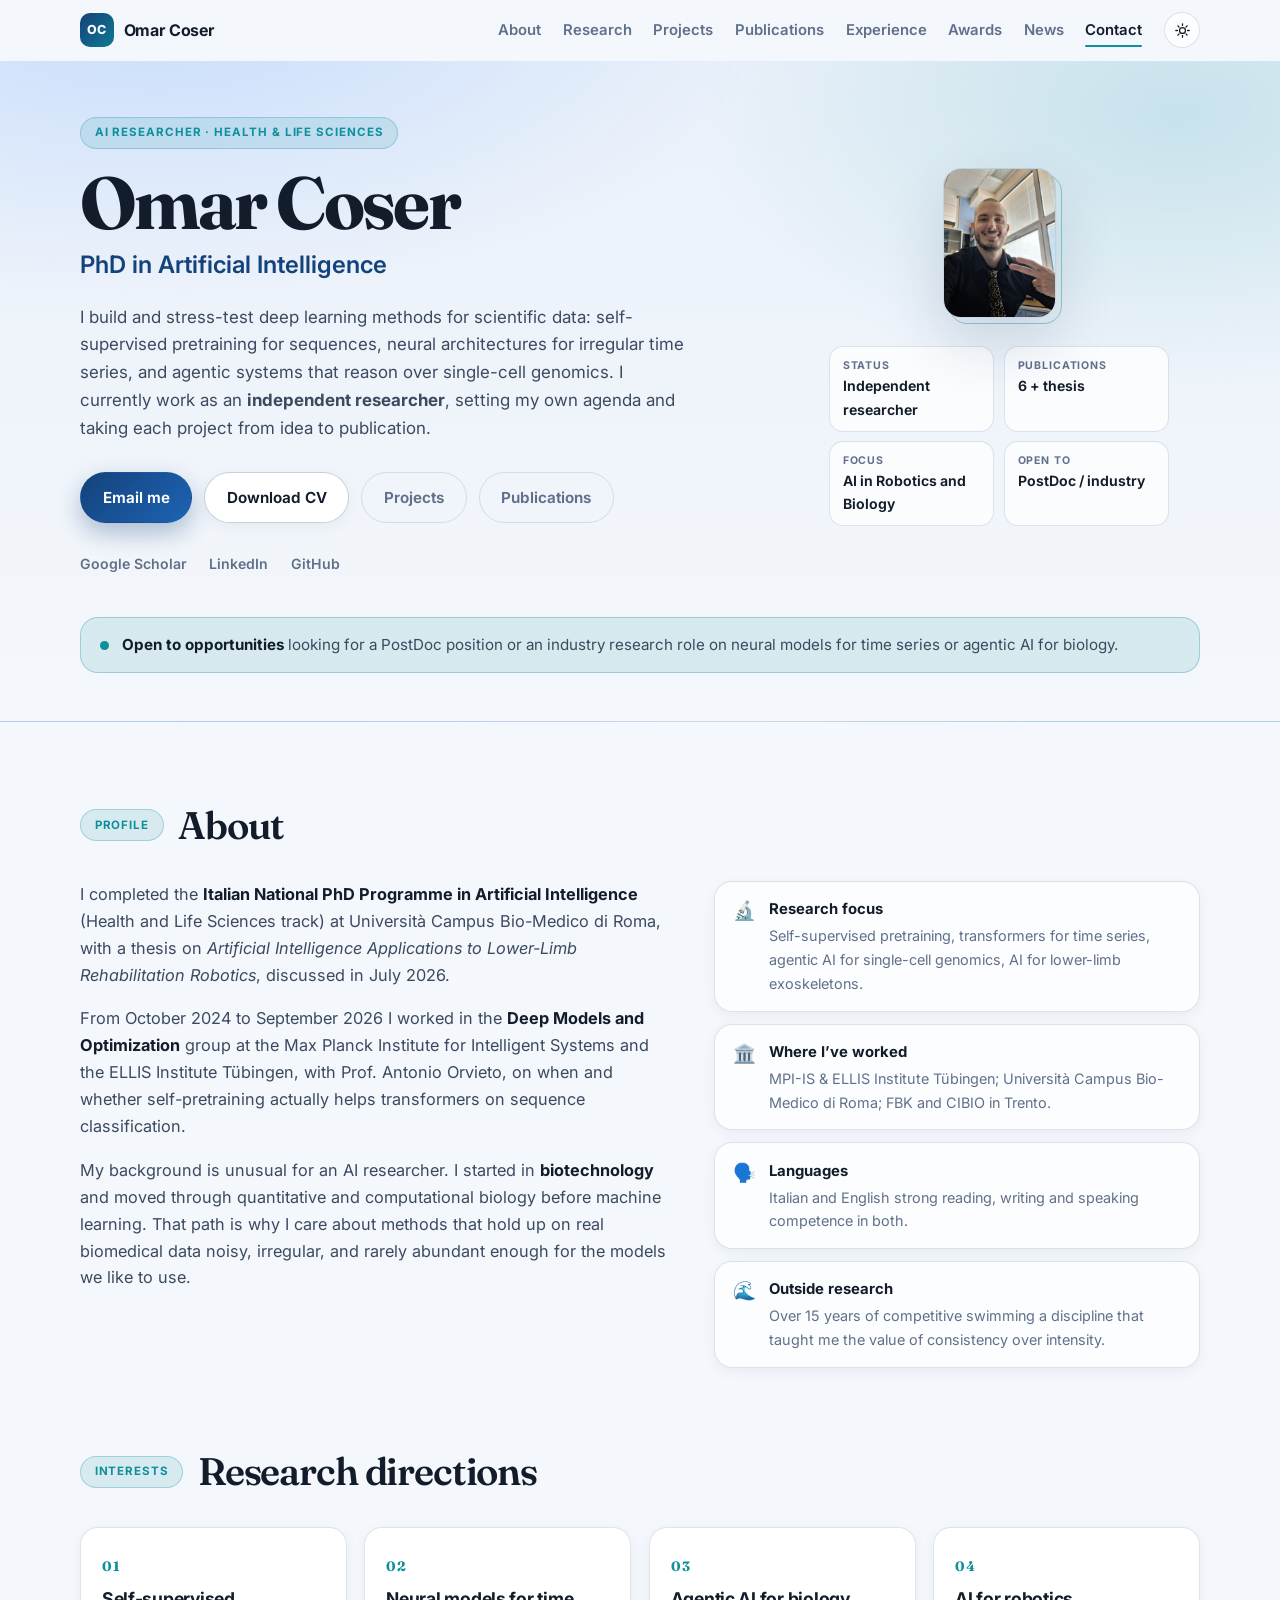
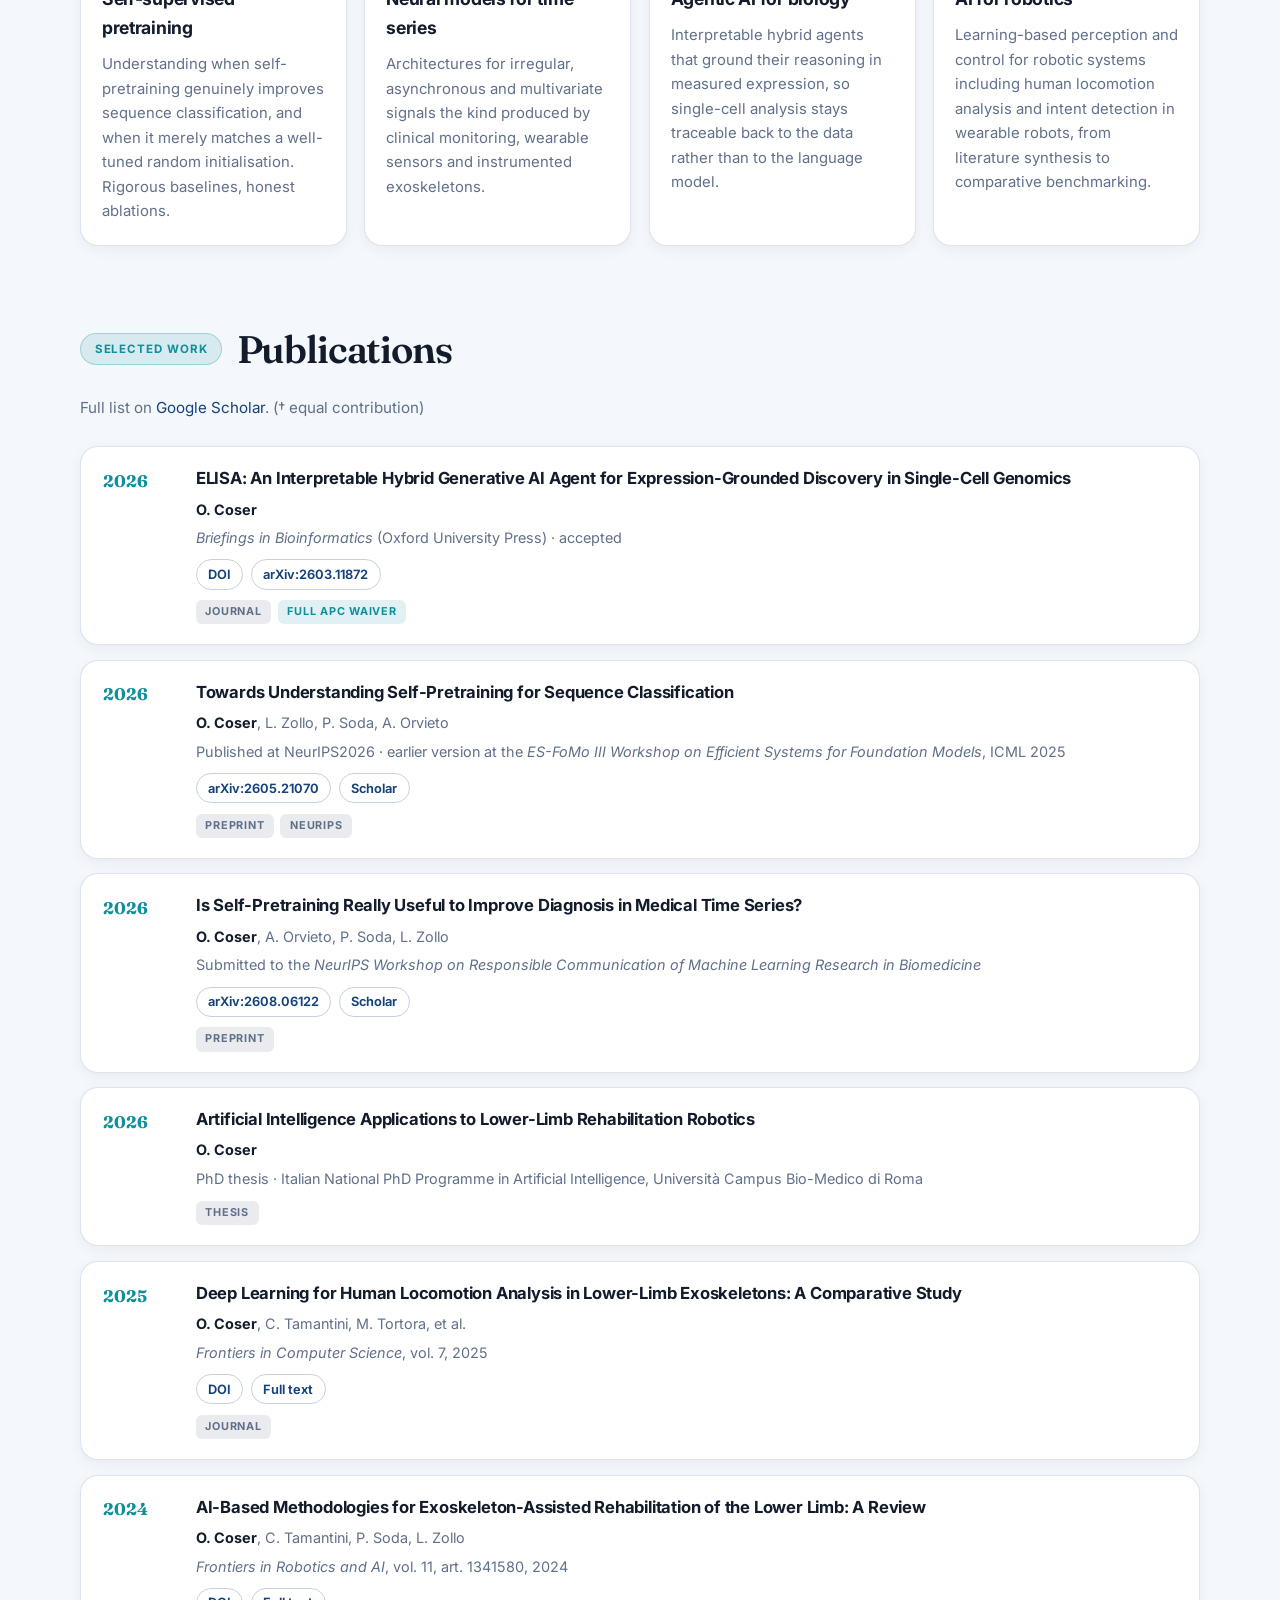
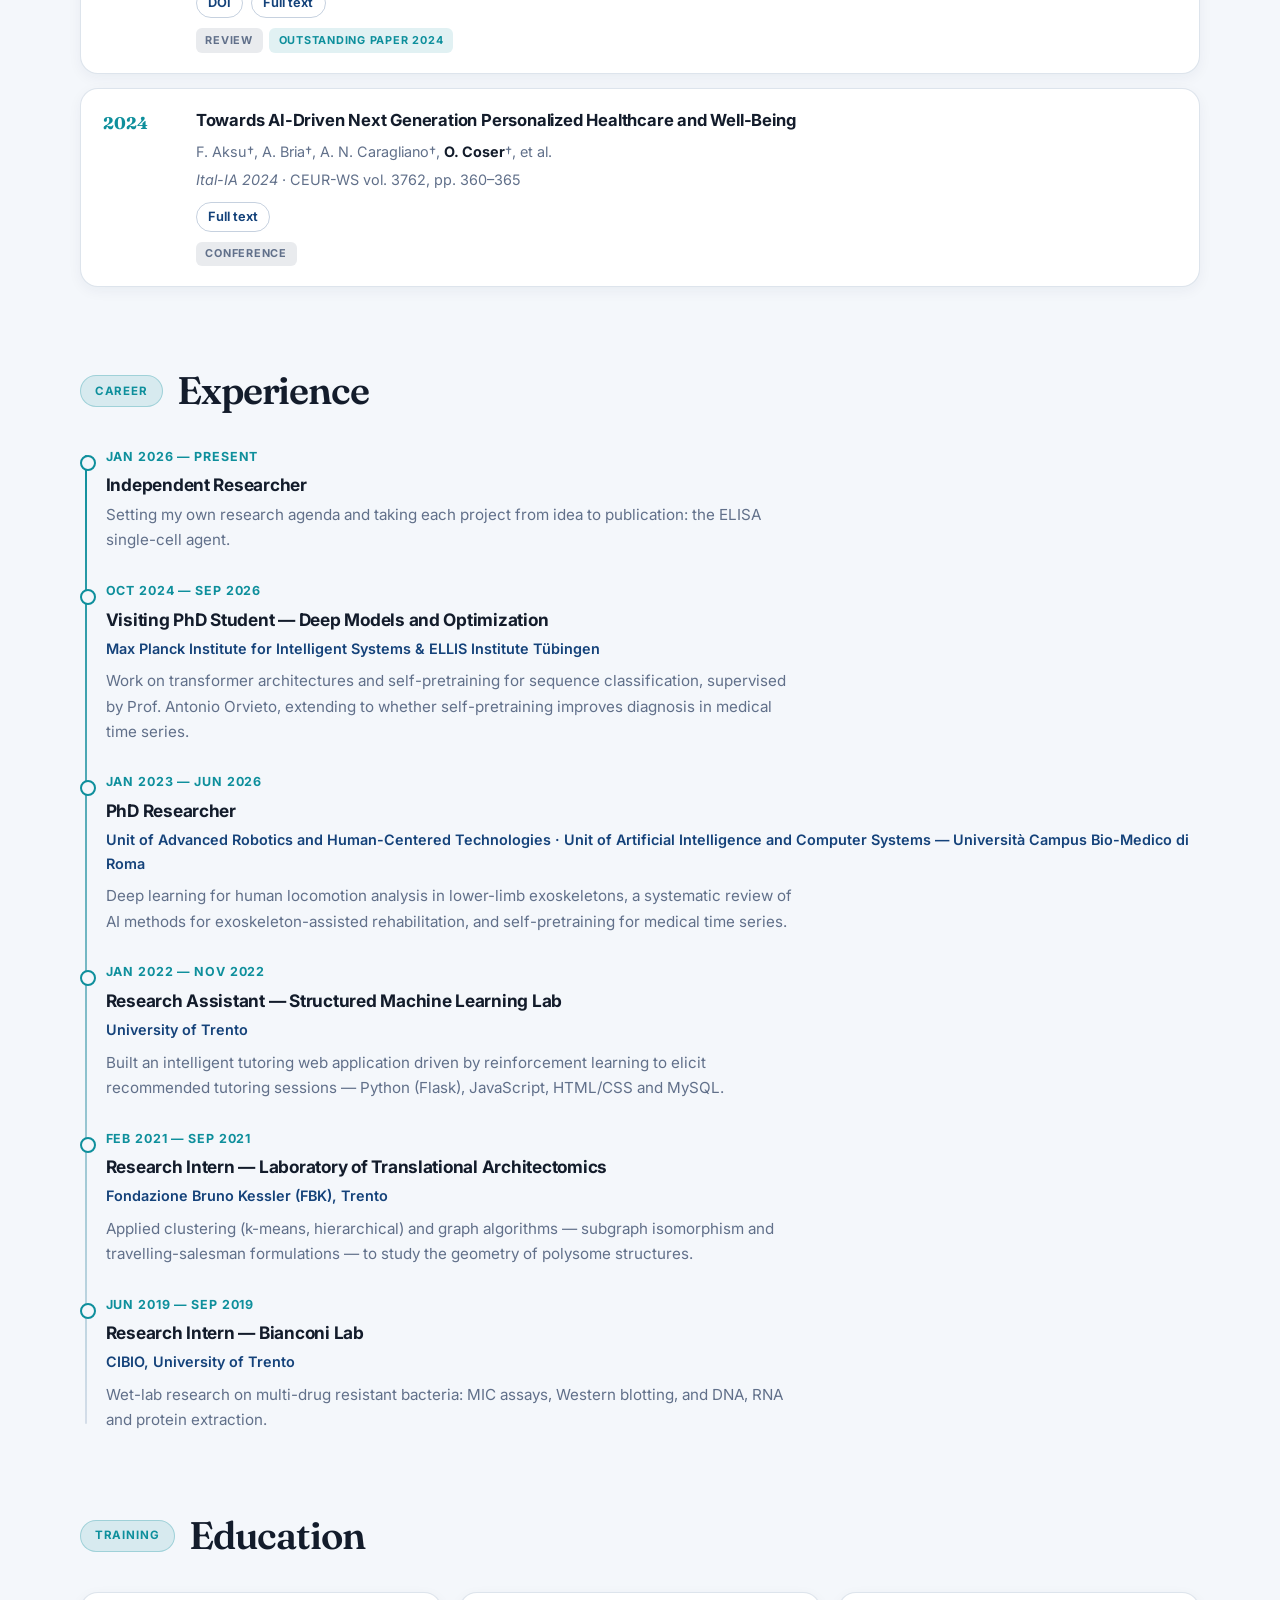
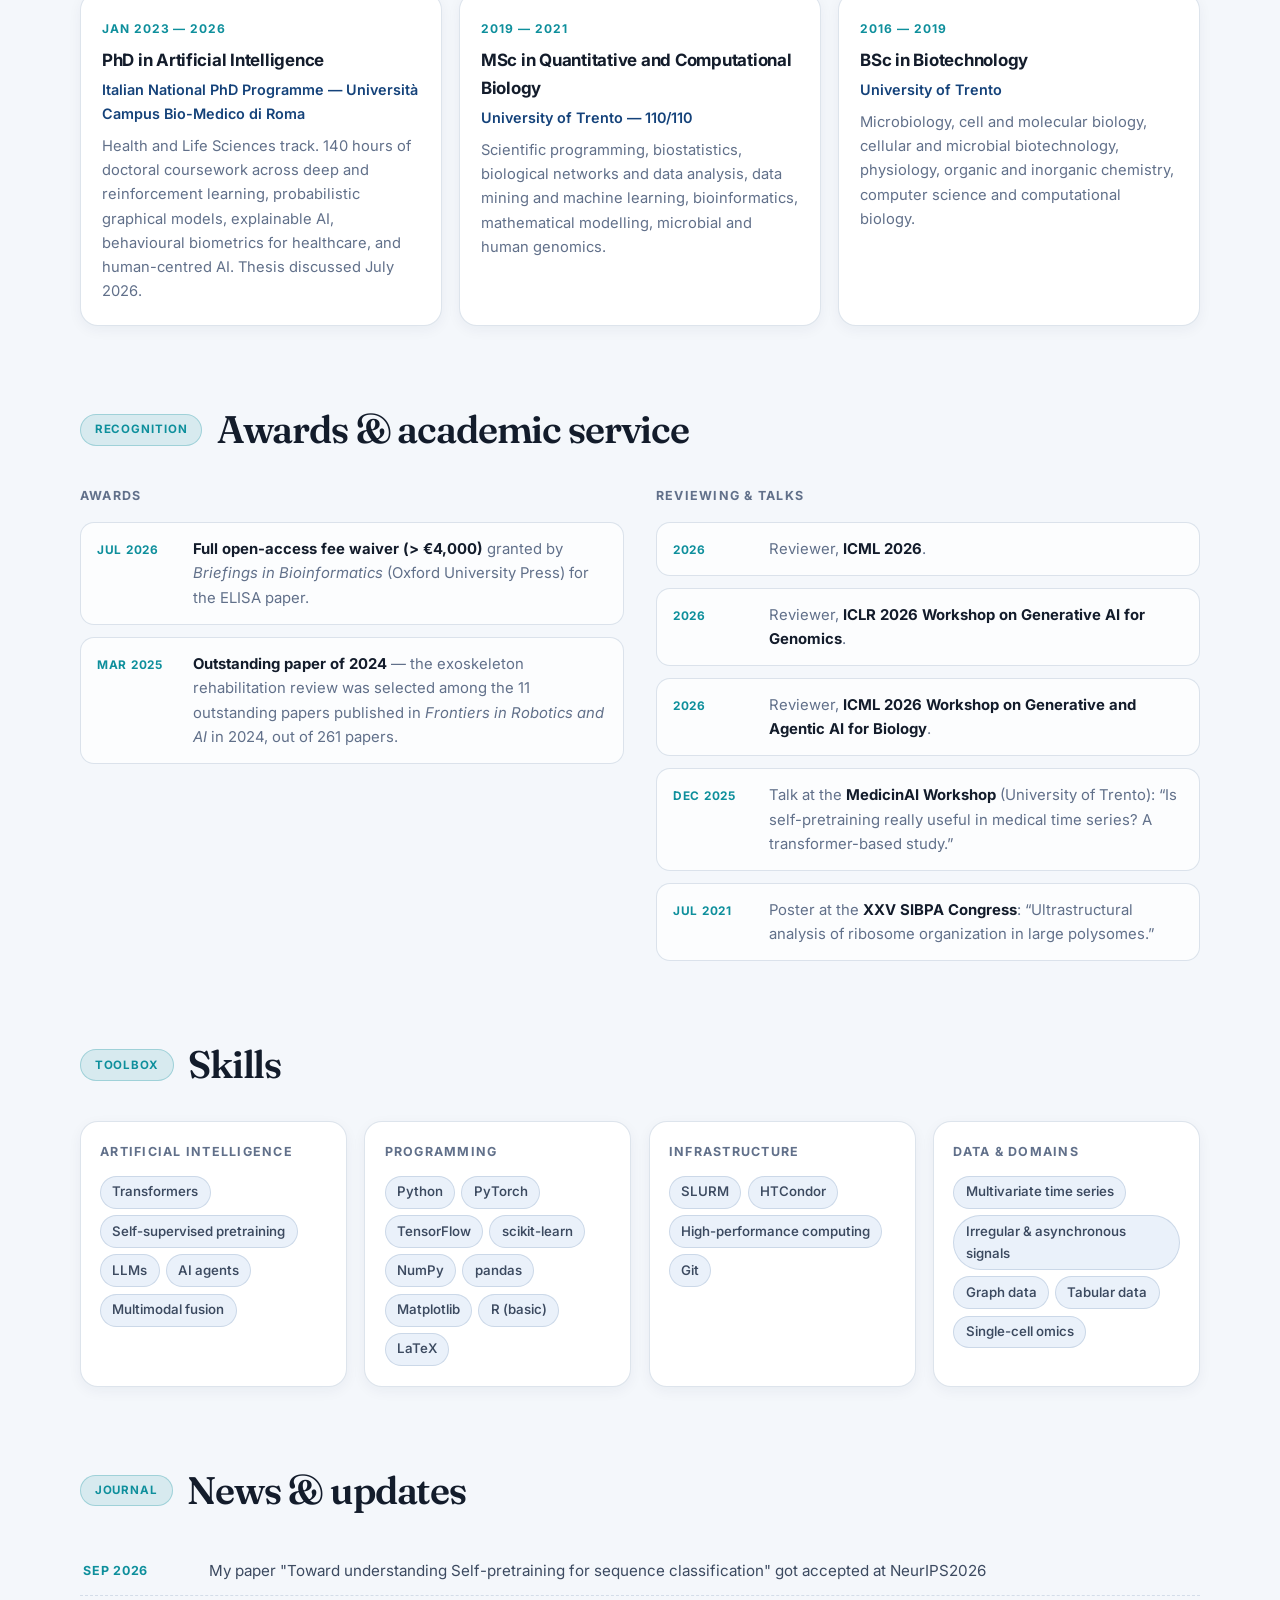
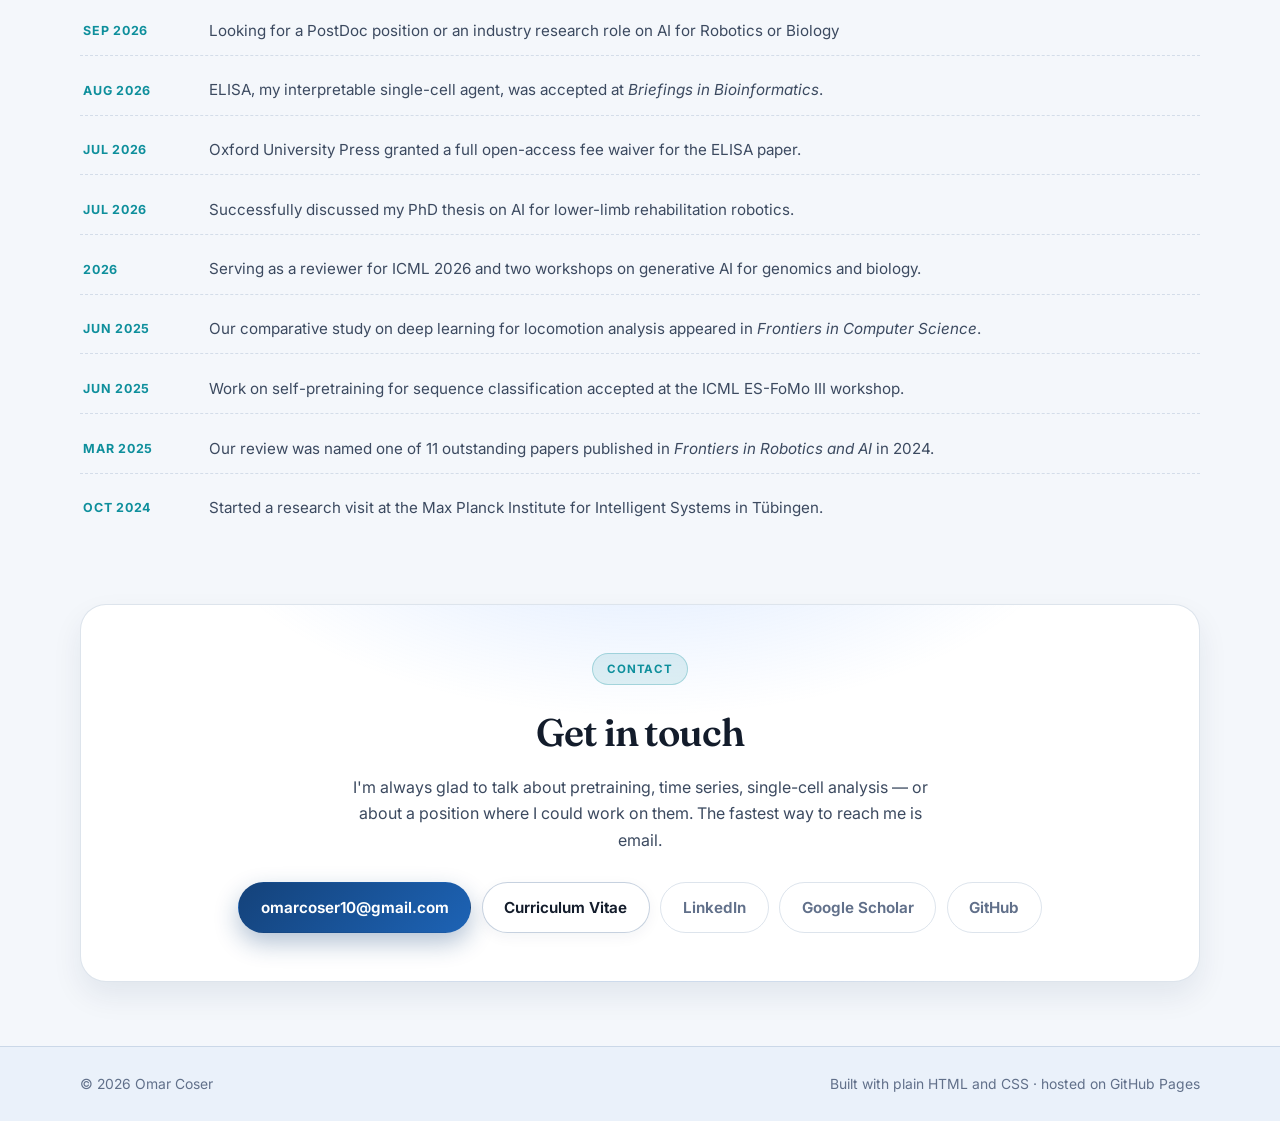
<file: index.html>
<!DOCTYPE html>
<html lang="en">
<head>
  <meta charset="UTF-8">
  <meta name="viewport" content="width=device-width, initial-scale=1.0">
  <meta name="description" content="Omar Coser — PhD in Artificial Intelligence (Health &amp; Life Sciences). Research on self-supervised pretraining, neural models for time series, and agentic AI for single-cell biology. Independent researcher based in Italy.">
  <meta name="author" content="Omar Coser">
  <meta name="keywords" content="Omar Coser, artificial intelligence, machine learning, self-pretraining, transformers, time series, single-cell genomics, exoskeletons, Max Planck Institute for Intelligent Systems, ELLIS Tübingen">
  <link rel="canonical" href="https://omaruno.github.io/">

  <meta property="og:type" content="profile">
  <meta property="og:title" content="Omar Coser | PhD in Artificial Intelligence">
  <meta property="og:description" content="AI researcher working on self-supervised pretraining, neural models for time series, and agentic AI for biology.">
  <meta property="og:url" content="https://omaruno.github.io/">
  <meta property="og:image" content="https://omaruno.github.io/assets/Omar2026.jpeg">
  <meta name="twitter:card" content="summary_large_image">

  <title>Omar Coser | PhD in Artificial Intelligence</title>

  <link rel="icon" href="data:image/svg+xml,<svg xmlns='http://www.w3.org/2000/svg' viewBox='0 0 100 100'><rect width='100' height='100' rx='22' fill='%23123d73'/><text y='.92em' x='50%25' text-anchor='middle' font-size='52' font-family='Segoe UI,sans-serif' font-weight='700' fill='white'>OC</text></svg>">
  <link rel="preconnect" href="https://fonts.googleapis.com">
  <link rel="preconnect" href="https://fonts.gstatic.com" crossorigin>
  <link href="https://fonts.googleapis.com/css2?family=Inter:wght@400;500;600;700;800&amp;family=Fraunces:opsz,wght@9..144,600;9..144,700&amp;display=swap" rel="stylesheet">
  <link rel="stylesheet" href="style.css">

  <script type="application/ld+json">
  {
    "@context": "https://schema.org",
    "@type": "Person",
    "name": "Omar Coser",
    "jobTitle": "PhD in Artificial Intelligence",
    "email": "mailto:omarcoser10@gmail.com",
    "image": "https://omaruno.github.io/assets/Omar2026.jpeg",
    "url": "https://omaruno.github.io/",
    "alumniOf": [
      { "@type": "Organization", "name": "Università Campus Bio-Medico di Roma" },
      { "@type": "Organization", "name": "University of Trento" },
      { "@type": "Organization", "name": "Max Planck Institute for Intelligent Systems" }
    ],
    "sameAs": [
      "https://scholar.google.com/citations?user=3qxAnicAAAAJ&hl=it",
      "https://www.linkedin.com/in/omar-coser-5b277311b/",
      "https://github.com/omaruno"
    ]
  }
  </script>

  <script>
    // Applied before first paint so the saved theme renders without a flash.
    (function () {
      try {
        var saved = localStorage.getItem("theme");
        if (saved === "dark" || saved === "light") {
          document.documentElement.setAttribute("data-theme", saved);
        }
      } catch (e) { /* storage unavailable — fall back to prefers-color-scheme */ }
    })();
  </script>
</head>
<body>
  <a class="skip-link" href="#main">Skip to content</a>

  <header class="site-header" id="top">
    <nav class="nav-bar" aria-label="Main navigation">
      <div class="container nav">
        <a class="brand" href="#top">
          <span class="brand-mark" aria-hidden="true">OC</span>
          <span class="brand-name">Omar Coser</span>
        </a>

        <button class="nav-toggle" type="button" aria-expanded="false" aria-controls="nav-links" aria-label="Open menu">
          <span class="bar"></span><span class="bar"></span><span class="bar"></span>
        </button>

        <div class="nav-links" id="nav-links">
          <a href="#about">About</a>
          <a href="#research">Research</a>
          <a href="projects.html">Projects</a>
          <a href="#publications">Publications</a>
          <a href="#experience">Experience</a>
          <a href="#awards">Awards</a>
          <a href="#news">News</a>
          <a href="#contact">Contact</a>
          <button class="theme-toggle" type="button" id="theme-toggle" aria-label="Switch colour theme" title="Switch colour theme">
            <svg class="icon-sun" viewBox="0 0 24 24" aria-hidden="true"><circle cx="12" cy="12" r="4.2"/><g stroke-linecap="round"><path d="M12 2.6v2.2"/><path d="M12 19.2v2.2"/><path d="M2.6 12H4.8"/><path d="M19.2 12h2.2"/><path d="M5.5 5.5 7 7"/><path d="M17 17l1.5 1.5"/><path d="M18.5 5.5 17 7"/><path d="M7 17l-1.5 1.5"/></g></svg>
            <svg class="icon-moon" viewBox="0 0 24 24" aria-hidden="true"><path d="M20.5 14.3A8.5 8.5 0 0 1 9.7 3.5a8.5 8.5 0 1 0 10.8 10.8Z"/></svg>
          </button>
        </div>
      </div>
    </nav>

    <div class="hero-wrap">
      <div class="container hero">
        <div class="hero-copy">
          <span class="eyebrow">AI Researcher · Health &amp; Life Sciences</span>
          <h1>Omar Coser</h1>
          <p class="hero-role">PhD in Artificial Intelligence</p>
          <p class="hero-lede">
            I build and stress-test deep learning methods for scientific data: self-supervised pretraining for
            sequences, neural architectures for irregular time series, and agentic systems that reason over
            single-cell genomics. I currently work as an <strong>independent researcher</strong>, setting my own
            agenda and taking each project from idea to publication.
          </p>

          <div class="hero-actions">
            <a class="btn primary" href="mailto:omarcoser10@gmail.com">Email me</a>
            <a class="btn secondary" href="assets/Omar_Coser_CV.pdf" target="_blank" rel="noopener noreferrer">Download CV</a>
            <a class="btn ghost" href="projects.html">Projects</a>
            <a class="btn ghost" href="#publications">Publications</a>
          </div>

          <ul class="social-row" aria-label="Profiles">
            <li><a href="https://scholar.google.com/citations?user=3qxAnicAAAAJ&amp;hl=it" target="_blank" rel="noopener noreferrer">Google Scholar</a></li>
            <li><a href="https://www.linkedin.com/in/omar-coser-5b277311b/" target="_blank" rel="noopener noreferrer">LinkedIn</a></li>
            <li><a href="https://github.com/omaruno" target="_blank" rel="noopener noreferrer">GitHub</a></li>
          </ul>
        </div>

        <div class="hero-visual">
          <figure class="portrait">
            <img src="assets/Omar2026.jpeg" alt="Portrait of Omar Coser" width="1278" height="1704">
          </figure>
          <ul class="mini-stats" aria-label="At a glance">
            <li><strong>Status</strong><span>Independent researcher</span></li>
            <li><strong>Publications</strong><span>6 + thesis</span></li>
            <li><strong>Focus</strong><span>AI in Robotics and Biology</span></li>
            <li><strong>Open to</strong><span>PostDoc / industry</span></li>
          </ul>
        </div>
      </div>

      <div class="container">
        <div class="availability" role="note">
          <span class="dot" aria-hidden="true"></span>
          <p><strong>Open to opportunities</strong> looking for a PostDoc position or an industry research role on neural models for time series or agentic AI for biology.</p>
        </div>
      </div>
    </div>
  </header>

  <main id="main">
    <section id="about" class="section">
      <div class="section-heading">
        <span class="pill">Profile</span>
        <h2>About</h2>
      </div>

      <div class="about-grid">
        <div class="about-text">
          <p>
            I completed the <strong>Italian National PhD Programme in Artificial Intelligence</strong>
            (Health and Life Sciences track) at Università Campus Bio-Medico di Roma, with a thesis on
            <em>Artificial Intelligence Applications to Lower-Limb Rehabilitation Robotics</em>, discussed in
            July 2026.
          </p>
          <p>
            From October 2024 to September 2026 I worked in the <strong>Deep Models and Optimization</strong>
            group at the Max Planck Institute for Intelligent Systems and the ELLIS Institute Tübingen, with
            Prof. Antonio Orvieto, on when and whether self-pretraining actually helps transformers on
            sequence classification. 
          </p>
          <p>
            My background is unusual for an AI researcher. I started in <strong>biotechnology</strong> and moved
            through quantitative and computational biology before machine learning. That path is why I care
            about methods that hold up on real biomedical data noisy, irregular, and rarely abundant enough
            for the models we like to use.
          </p>
        </div>

        <ul class="about-facts">
          <li><span class="icon" aria-hidden="true">🔬</span><div><strong>Research focus</strong><p>Self-supervised pretraining, transformers for time series, agentic AI for single-cell genomics, AI for lower-limb exoskeletons.</p></div></li>
          <li><span class="icon" aria-hidden="true">🏛️</span><div><strong>Where I’ve worked</strong><p>MPI-IS &amp; ELLIS Institute Tübingen; Università Campus Bio-Medico di Roma; FBK and CIBIO in Trento.</p></div></li>
          <li><span class="icon" aria-hidden="true">🗣️</span><div><strong>Languages</strong><p>Italian and English strong reading, writing and speaking competence in both.</p></div></li>
          <li><span class="icon" aria-hidden="true">🌊</span><div><strong>Outside research</strong><p>Over 15 years of competitive swimming a discipline that taught me the value of consistency over intensity.</p></div></li>
        </ul>
      </div>
    </section>

    <section id="research" class="section">
      <div class="section-heading">
        <span class="pill">Interests</span>
        <h2>Research directions</h2>
      </div>

      <div class="card-grid">
        <article class="card">
          <span class="card-index" aria-hidden="true">01</span>
          <h3>Self-supervised pretraining</h3>
          <p>Understanding when self-pretraining genuinely improves sequence classification, and when it merely
             matches a well-tuned random initialisation. Rigorous baselines, honest ablations.</p>
        </article>
        <article class="card">
          <span class="card-index" aria-hidden="true">02</span>
          <h3>Neural models for time series</h3>
          <p>Architectures for irregular, asynchronous and multivariate signals the kind produced by clinical
             monitoring, wearable sensors and instrumented exoskeletons.</p>
        </article>
        <article class="card">
          <span class="card-index" aria-hidden="true">03</span>
          <h3>Agentic AI for biology</h3>
          <p>Interpretable hybrid agents that ground their reasoning in measured expression, so single-cell
             analysis stays traceable back to the data rather than to the language model.</p>
        </article>
        <article class="card">
          <span class="card-index" aria-hidden="true">04</span>
          <h3>AI for robotics</h3>
          <p>Learning-based perception and control for robotic systems including human locomotion analysis
             and intent detection in wearable robots, from literature synthesis to comparative benchmarking.</p>
        </article>
      </div>
    </section>

    <section id="publications" class="section">
      <div class="section-heading">
        <span class="pill">Selected work</span>
        <h2>Publications</h2>
      </div>
      <p class="section-intro">
        Full list on <a href="https://scholar.google.com/citations?user=3qxAnicAAAAJ&amp;hl=it" target="_blank" rel="noopener noreferrer">Google Scholar</a>.
        <span class="muted">(† equal contribution)</span>
      </p>

      <ol class="publication-list">
        <li class="publication">
          <div class="pub-year">2026</div>
          <div class="pub-body">
            <h3>ELISA: An Interpretable Hybrid Generative AI Agent for Expression-Grounded Discovery in Single-Cell Genomics</h3>
            <p class="authors"><span class="me">O. Coser</span></p>
            <p class="venue"><em>Briefings in Bioinformatics</em> (Oxford University Press) · accepted</p>
            <p class="links">
              <a href="https://doi.org/10.1093/bib/bbag501" target="_blank" rel="noopener noreferrer">DOI</a>
              <a href="https://arxiv.org/abs/2603.11872" target="_blank" rel="noopener noreferrer">arXiv:2603.11872</a>
            </p>
            <p class="tags"><span class="tag">Journal</span><span class="tag accent">Full APC waiver</span></p>
          </div>
        </li>

        <li class="publication">
          <div class="pub-year">2026</div>
          <div class="pub-body">
            <h3>Towards Understanding Self-Pretraining for Sequence Classification</h3>
            <p class="authors"><span class="me">O. Coser</span>, L. Zollo, P. Soda, A. Orvieto</p>
            <p class="venue">Published at NeurIPS2026 · earlier version at the <em>ES-FoMo III Workshop on Efficient Systems for Foundation Models</em>, ICML 2025</p>
            <p class="links">
              <a href="https://arxiv.org/abs/2605.21070" target="_blank" rel="noopener noreferrer">arXiv:2605.21070</a>
              <a href="https://scholar.google.com/citations?view_op=view_citation&amp;hl=it&amp;user=3qxAnicAAAAJ&amp;citation_for_view=3qxAnicAAAAJ:qjMakFHDy7sC" target="_blank" rel="noopener noreferrer">Scholar</a>
            </p>
            <p class="tags"><span class="tag">Preprint</span><span class="tag">NeurIPS</span></p>
          </div>
        </li>

        <li class="publication">
          <div class="pub-year">2026</div>
          <div class="pub-body">
            <h3>Is Self-Pretraining Really Useful to Improve Diagnosis in Medical Time Series?</h3>
            <p class="authors"><span class="me">O. Coser</span>, A. Orvieto, P. Soda, L. Zollo</p>
            <p class="venue">Submitted to the <em>NeurIPS Workshop on Responsible Communication of Machine Learning Research in Biomedicine</em></p>
            <p class="links">
              <a href="https://arxiv.org/abs/2608.06122" target="_blank" rel="noopener noreferrer">arXiv:2608.06122</a>
              <a href="https://scholar.google.com/citations?view_op=view_citation&amp;hl=it&amp;user=3qxAnicAAAAJ&amp;citation_for_view=3qxAnicAAAAJ:ufrVoPGSRksC" target="_blank" rel="noopener noreferrer">Scholar</a>
            </p>
            <p class="tags"><span class="tag">Preprint</span></p>
          </div>
        </li>

        <li class="publication">
          <div class="pub-year">2026</div>
          <div class="pub-body">
            <h3>Artificial Intelligence Applications to Lower-Limb Rehabilitation Robotics</h3>
            <p class="authors"><span class="me">O. Coser</span></p>
            <p class="venue">PhD thesis · Italian National PhD Programme in Artificial Intelligence, Università Campus Bio-Medico di Roma</p>
            <p class="tags"><span class="tag">Thesis</span></p>
          </div>
        </li>

        <li class="publication">
          <div class="pub-year">2025</div>
          <div class="pub-body">
            <h3>Deep Learning for Human Locomotion Analysis in Lower-Limb Exoskeletons: A Comparative Study</h3>
            <p class="authors"><span class="me">O. Coser</span>, C. Tamantini, M. Tortora, et al.</p>
            <p class="venue"><em>Frontiers in Computer Science</em>, vol. 7, 2025</p>
            <p class="links">
              <a href="https://doi.org/10.3389/fcomp.2025.1597143" target="_blank" rel="noopener noreferrer">DOI</a>
              <a href="https://www.frontiersin.org/journals/computer-science/articles/10.3389/fcomp.2025.1597143/full" target="_blank" rel="noopener noreferrer">Full text</a>
            </p>
            <p class="tags"><span class="tag">Journal</span></p>
          </div>
        </li>

        <li class="publication">
          <div class="pub-year">2024</div>
          <div class="pub-body">
            <h3>AI-Based Methodologies for Exoskeleton-Assisted Rehabilitation of the Lower Limb: A Review</h3>
            <p class="authors"><span class="me">O. Coser</span>, C. Tamantini, P. Soda, L. Zollo</p>
            <p class="venue"><em>Frontiers in Robotics and AI</em>, vol. 11, art. 1341580, 2024</p>
            <p class="links">
              <a href="https://doi.org/10.3389/frobt.2024.1341580" target="_blank" rel="noopener noreferrer">DOI</a>
              <a href="https://www.frontiersin.org/journals/robotics-and-ai/articles/10.3389/frobt.2024.1341580/full" target="_blank" rel="noopener noreferrer">Full text</a>
            </p>
            <p class="tags"><span class="tag">Review</span><span class="tag accent">Outstanding paper 2024</span></p>
          </div>
        </li>

        <li class="publication">
          <div class="pub-year">2024</div>
          <div class="pub-body">
            <h3>Towards AI-Driven Next Generation Personalized Healthcare and Well-Being</h3>
            <p class="authors">F. Aksu†, A. Bria†, A. N. Caragliano†, <span class="me">O. Coser</span>†, et al.</p>
            <p class="venue"><em>Ital-IA 2024</em> · CEUR-WS vol. 3762, pp. 360–365</p>
            <p class="links">
              <a href="https://www.diva-portal.org/smash/record.jsf?pid=diva2%3A1908615&amp;dswid=-8977" target="_blank" rel="noopener noreferrer">Full text</a>
            </p>
            <p class="tags"><span class="tag">Conference</span></p>
          </div>
        </li>
      </ol>
    </section>

    <section id="experience" class="section">
      <div class="section-heading">
        <span class="pill">Career</span>
        <h2>Experience</h2>
      </div>

      <ol class="timeline">
        <li>
          <div class="tl-date">Jan 2026 — Present</div>
          <div class="tl-body">
            <h3>Independent Researcher</h3>
            <p>Setting my own research agenda and taking each project from idea to publication: the ELISA
               single-cell agent.</p>
          </div>
        </li>
        <li>
          <div class="tl-date">Oct 2024 — Sep 2026</div>
          <div class="tl-body">
            <h3>Visiting PhD Student — Deep Models and Optimization</h3>
            <p class="org">Max Planck Institute for Intelligent Systems &amp; ELLIS Institute Tübingen</p>
            <p>Work on transformer architectures and self-pretraining for sequence classification, supervised by
               Prof. Antonio Orvieto, extending to whether self-pretraining improves diagnosis in medical time
               series.</p>
          </div>
        </li>
        <li>
          <div class="tl-date">Jan 2023 — Jun 2026</div>
          <div class="tl-body">
            <h3>PhD Researcher</h3>
            <p class="org">Unit of Advanced Robotics and Human-Centered Technologies · Unit of Artificial Intelligence and Computer Systems — Università Campus Bio-Medico di Roma</p>
            <p>Deep learning for human locomotion analysis in lower-limb exoskeletons, a systematic review of AI
               methods for exoskeleton-assisted rehabilitation, and self-pretraining for medical time series.</p>
          </div>
        </li>
        <li>
          <div class="tl-date">Jan 2022 — Nov 2022</div>
          <div class="tl-body">
            <h3>Research Assistant — Structured Machine Learning Lab</h3>
            <p class="org">University of Trento</p>
            <p>Built an intelligent tutoring web application driven by reinforcement learning to elicit
               recommended tutoring sessions — Python (Flask), JavaScript, HTML/CSS and MySQL.</p>
          </div>
        </li>
        <li>
          <div class="tl-date">Feb 2021 — Sep 2021</div>
          <div class="tl-body">
            <h3>Research Intern — Laboratory of Translational Architectomics</h3>
            <p class="org">Fondazione Bruno Kessler (FBK), Trento</p>
            <p>Applied clustering (k-means, hierarchical) and graph algorithms — subgraph isomorphism and
               travelling-salesman formulations — to study the geometry of polysome structures.</p>
          </div>
        </li>
        <li>
          <div class="tl-date">Jun 2019 — Sep 2019</div>
          <div class="tl-body">
            <h3>Research Intern — Bianconi Lab</h3>
            <p class="org">CIBIO, University of Trento</p>
            <p>Wet-lab research on multi-drug resistant bacteria: MIC assays, Western blotting, and DNA, RNA and
               protein extraction.</p>
          </div>
        </li>
      </ol>
    </section>

    <section id="education" class="section">
      <div class="section-heading">
        <span class="pill">Training</span>
        <h2>Education</h2>
      </div>

      <div class="edu-grid">
        <article class="edu-card">
          <span class="edu-date">Jan 2023 — 2026</span>
          <h3>PhD in Artificial Intelligence</h3>
          <p class="org">Italian National PhD Programme — Università Campus Bio-Medico di Roma</p>
          <p>Health and Life Sciences track. 140 hours of doctoral coursework across deep and reinforcement
             learning, probabilistic graphical models, explainable AI, behavioural biometrics for healthcare,
             and human-centred AI. Thesis discussed July 2026.</p>
        </article>
        <article class="edu-card">
          <span class="edu-date">2019 — 2021</span>
          <h3>MSc in Quantitative and Computational Biology</h3>
          <p class="org">University of Trento — 110/110</p>
          <p>Scientific programming, biostatistics, biological networks and data analysis, data mining and
             machine learning, bioinformatics, mathematical modelling, microbial and human genomics.</p>
        </article>
        <article class="edu-card">
          <span class="edu-date">2016 — 2019</span>
          <h3>BSc in Biotechnology</h3>
          <p class="org">University of Trento</p>
          <p>Microbiology, cell and molecular biology, cellular and microbial biotechnology, physiology,
             organic and inorganic chemistry, computer science and computational biology.</p>
        </article>
      </div>
    </section>

    <section id="awards" class="section">
      <div class="section-heading">
        <span class="pill">Recognition</span>
        <h2>Awards &amp; academic service</h2>
      </div>

      <div class="two-col">
        <div>
          <h3 class="sub">Awards</h3>
          <ul class="plain-list">
            <li>
              <span class="when">Jul 2026</span>
              <p><strong>Full open-access fee waiver (&gt; €4,000)</strong> granted by <em>Briefings in Bioinformatics</em>
                 (Oxford University Press) for the ELISA paper.</p>
            </li>
            <li>
              <span class="when">Mar 2025</span>
              <p><strong>Outstanding paper of 2024</strong> — the exoskeleton rehabilitation review was selected
                 among the 11 outstanding papers published in <em>Frontiers in Robotics and AI</em> in 2024,
                 out of 261 papers.</p>
            </li>
          </ul>
        </div>

        <div>
          <h3 class="sub">Reviewing &amp; talks</h3>
          <ul class="plain-list">
            <li><span class="when">2026</span><p>Reviewer, <strong>ICML 2026</strong>.</p></li>
            <li><span class="when">2026</span><p>Reviewer, <strong>ICLR 2026 Workshop on Generative AI for Genomics</strong>.</p></li>
            <li><span class="when">2026</span><p>Reviewer, <strong>ICML 2026 Workshop on Generative and Agentic AI for Biology</strong>.</p></li>
            <li><span class="when">Dec 2025</span><p>Talk at the <strong>MedicinAI Workshop</strong> (University of Trento): “Is self-pretraining really useful in medical time series? A transformer-based study.”</p></li>
            <li><span class="when">Jul 2021</span><p>Poster at the <strong>XXV SIBPA Congress</strong>: “Ultrastructural analysis of ribosome organization in large polysomes.”</p></li>
          </ul>
        </div>
      </div>
    </section>

    <section id="skills" class="section">
      <div class="section-heading">
        <span class="pill">Toolbox</span>
        <h2>Skills</h2>
      </div>

      <div class="skills-grid">
        <article class="skill-block">
          <h3>Artificial intelligence</h3>
          <ul class="chips">
            <li>Transformers</li><li>Self-supervised pretraining</li><li>LLMs</li><li>AI agents</li>
            <li>Multimodal fusion</li>
          </ul>
        </article>
        <article class="skill-block">
          <h3>Programming</h3>
          <ul class="chips">
            <li>Python</li><li>PyTorch</li><li>TensorFlow</li><li>scikit-learn</li><li>NumPy</li>
            <li>pandas</li><li>Matplotlib</li><li>R (basic)</li><li>LaTeX</li>
          </ul>
        </article>
        <article class="skill-block">
          <h3>Infrastructure</h3>
          <ul class="chips">
            <li>SLURM</li><li>HTCondor</li><li>High-performance computing</li><li>Git</li>
          </ul>
        </article>
        <article class="skill-block">
          <h3>Data &amp; domains</h3>
          <ul class="chips">
            <li>Multivariate time series</li><li>Irregular &amp; asynchronous signals</li><li>Graph data</li>
            <li>Tabular data</li><li>Single-cell omics</li>
          </ul>
        </article>
      </div>
    </section>

    <section id="news" class="section">
      <div class="section-heading">
        <span class="pill">Journal</span>
        <h2>News &amp; updates</h2>
      </div>

      <ul class="news-list">
        <li><span>Sep 2026</span><p>My paper "Toward understanding Self-pretraining for sequence classification" got accepted at NeurIPS2026</p></li>
        <li><span>Sep 2026</span><p>Looking for a PostDoc position or an industry research role on AI for Robotics or Biology</p></li>
        <li><span>Aug 2026</span><p>ELISA, my interpretable single-cell agent, was accepted at <em>Briefings in Bioinformatics</em>.</p></li>
        <li><span>Jul 2026</span><p>Oxford University Press granted a full open-access fee waiver for the ELISA paper.</p></li>
        <li><span>Jul 2026</span><p>Successfully discussed my PhD thesis on AI for lower-limb rehabilitation robotics.</p></li>
        <li><span>2026</span><p>Serving as a reviewer for ICML 2026 and two workshops on generative AI for genomics and biology.</p></li>
        <li><span>Jun 2025</span><p>Our comparative study on deep learning for locomotion analysis appeared in <em>Frontiers in Computer Science</em>.</p></li>
        <li><span>Jun 2025</span><p>Work on self-pretraining for sequence classification accepted at the ICML ES-FoMo III workshop.</p></li>
        <li><span>Mar 2025</span><p>Our review was named one of 11 outstanding papers published in <em>Frontiers in Robotics and AI</em> in 2024.</p></li>
        <li><span>Oct 2024</span><p>Started a research visit at the Max Planck Institute for Intelligent Systems in Tübingen.</p></li>
      </ul>
    </section>

    <section id="contact" class="section contact">
      <div class="contact-panel">
        <span class="pill">Contact</span>
        <h2>Get in touch</h2>
        <p>
          I'm always glad to talk about pretraining, time series, single-cell analysis — or about a position
          where I could work on them. The fastest way to reach me is email.
        </p>

        <div class="buttons">
          <a href="mailto:omarcoser10@gmail.com" class="btn primary">omarcoser10@gmail.com</a>
          <a href="assets/Omar_Coser_CV.pdf" class="btn secondary" target="_blank" rel="noopener noreferrer">Curriculum Vitae</a>
          <a href="https://www.linkedin.com/in/omar-coser-5b277311b/" class="btn ghost" target="_blank" rel="noopener noreferrer">LinkedIn</a>
          <a href="https://scholar.google.com/citations?user=3qxAnicAAAAJ&amp;hl=it" class="btn ghost" target="_blank" rel="noopener noreferrer">Google Scholar</a>
          <a href="https://github.com/omaruno" class="btn ghost" target="_blank" rel="noopener noreferrer">GitHub</a>
        </div>
      </div>
    </section>
  </main>

  <footer>
    <div class="container footer-inner">
      <p>© <span id="year">2026</span> Omar Coser</p>
      <p class="muted">Built with plain HTML and CSS · hosted on GitHub Pages</p>
    </div>
  </footer>

  <script src="script.js"></script>
</body>
</html>
</file>
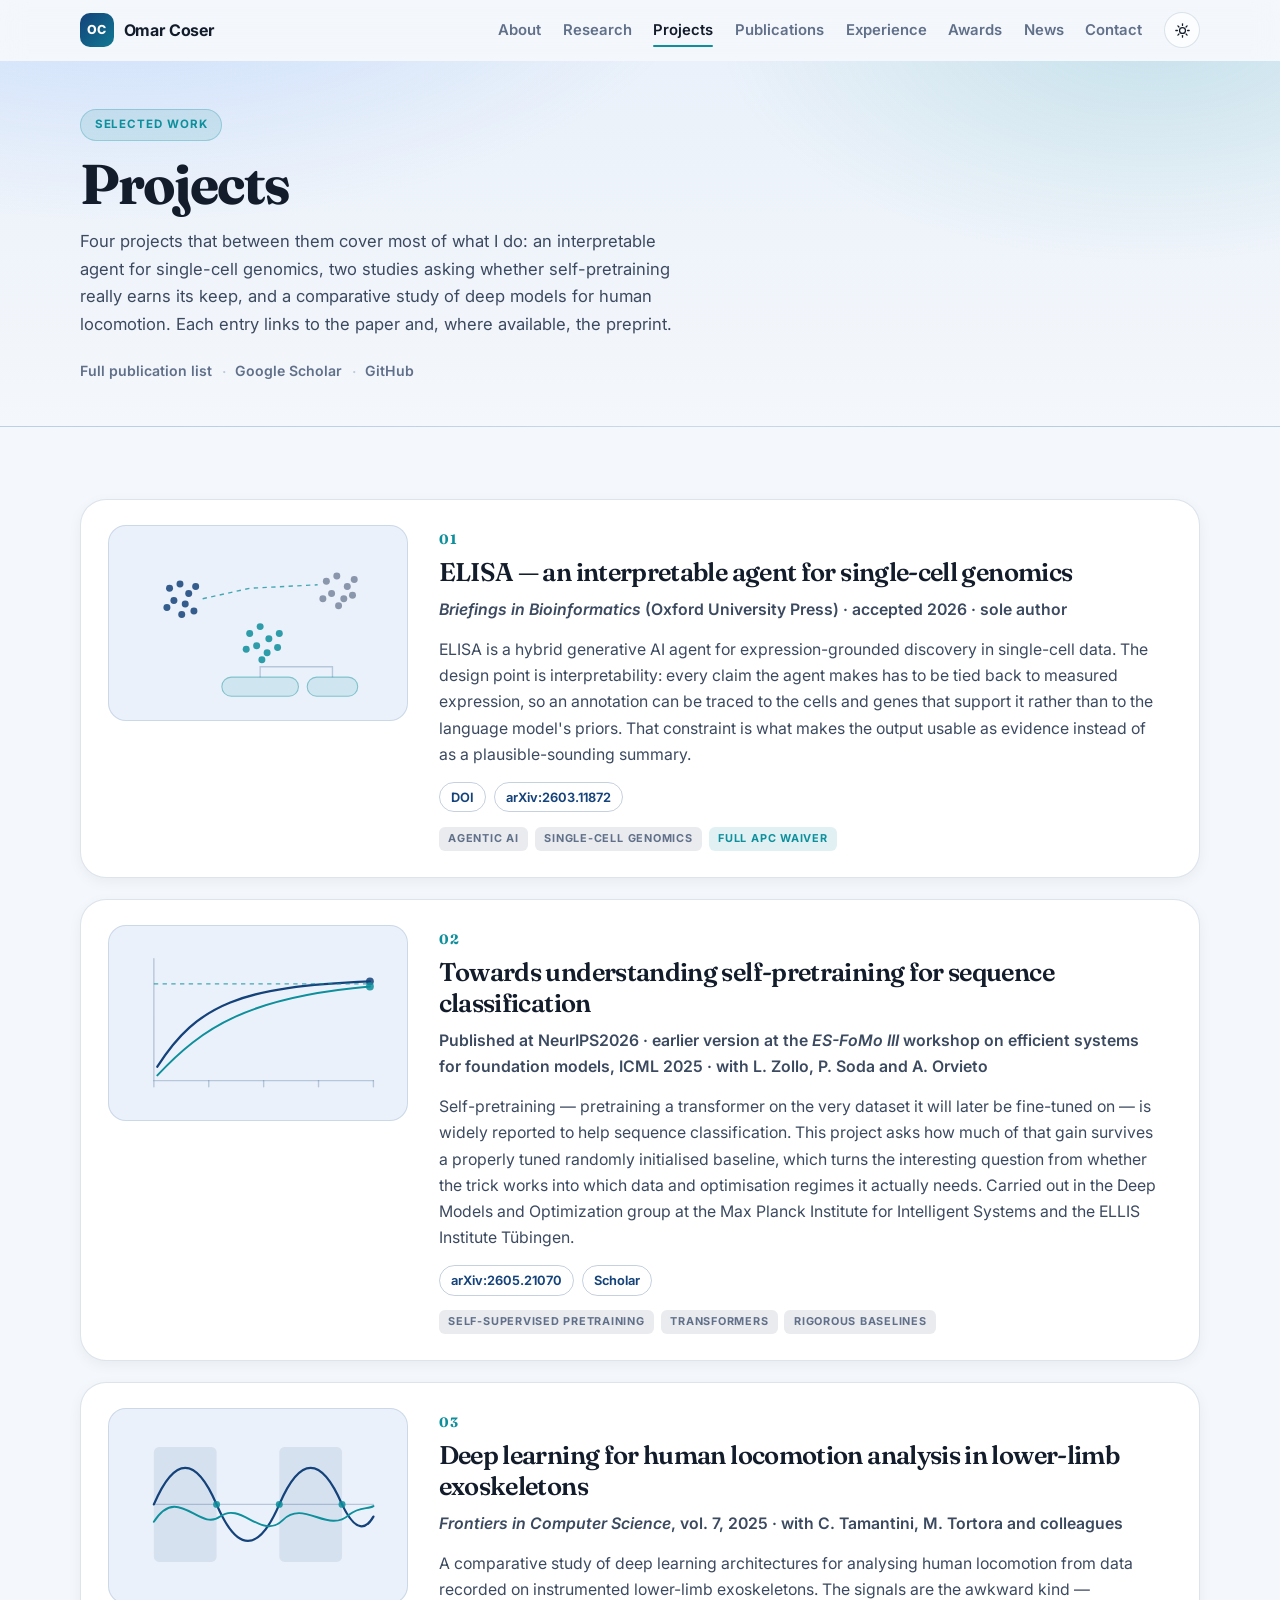
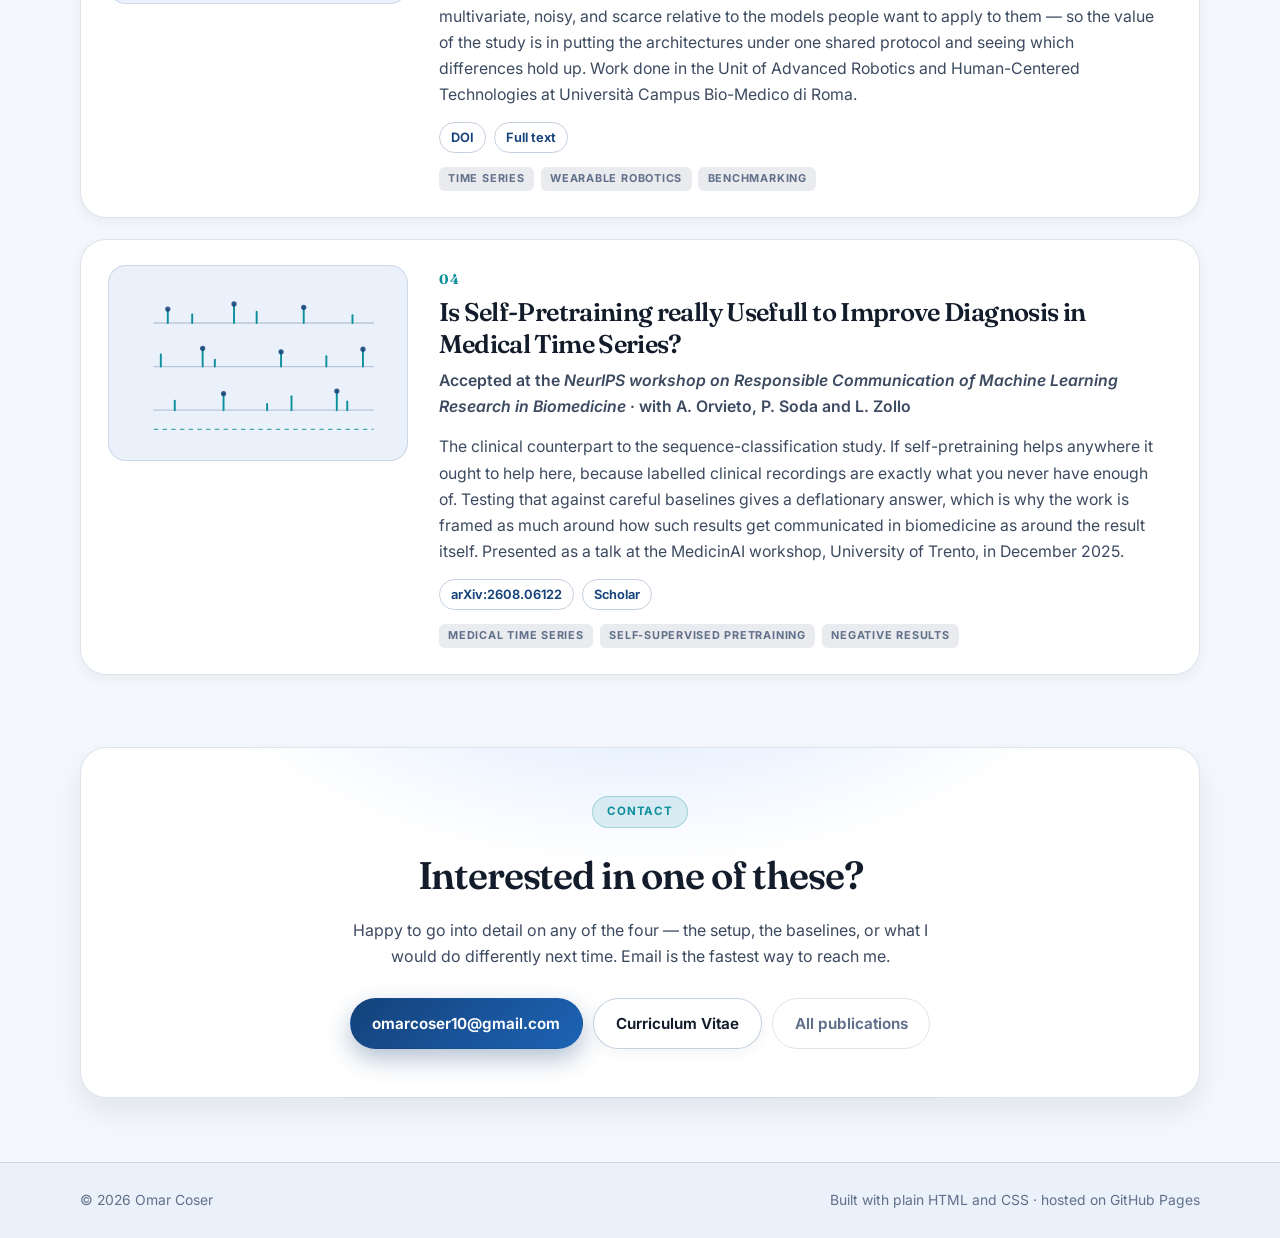
<file: projects.html>
<!DOCTYPE html>
<html lang="en">
<head>
  <meta charset="UTF-8">
  <meta name="viewport" content="width=device-width, initial-scale=1.0">
  <meta name="description" content="Research projects by Omar Coser — ELISA, an interpretable agent for single-cell genomics; self-pretraining for sequence classification; deep learning for locomotion analysis in lower-limb exoskeletons; self-pretraining for medical time series.">
  <meta name="author" content="Omar Coser">
  <meta name="keywords" content="Omar Coser, projects, ELISA, single-cell genomics, self-pretraining, transformers, time series, exoskeletons">
  <link rel="canonical" href="https://omaruno.github.io/projects.html">

  <meta property="og:type" content="website">
  <meta property="og:title" content="Projects | Omar Coser">
  <meta property="og:description" content="Research projects on agentic AI for biology, self-supervised pretraining and neural models for time series.">
  <meta property="og:url" content="https://omaruno.github.io/projects.html">
  <meta property="og:image" content="https://omaruno.github.io/assets/Omar2026.jpeg">
  <meta name="twitter:card" content="summary_large_image">

  <title>Projects | Omar Coser</title>

  <link rel="icon" href="data:image/svg+xml,<svg xmlns='http://www.w3.org/2000/svg' viewBox='0 0 100 100'><rect width='100' height='100' rx='22' fill='%23123d73'/><text y='.92em' x='50%25' text-anchor='middle' font-size='52' font-family='Segoe UI,sans-serif' font-weight='700' fill='white'>OC</text></svg>">
  <link rel="preconnect" href="https://fonts.googleapis.com">
  <link rel="preconnect" href="https://fonts.gstatic.com" crossorigin>
  <link href="https://fonts.googleapis.com/css2?family=Inter:wght@400;500;600;700;800&amp;family=Fraunces:opsz,wght@9..144,600;9..144,700&amp;display=swap" rel="stylesheet">
  <link rel="stylesheet" href="style.css">

  <script>
    // Applied before first paint so the saved theme renders without a flash.
    (function () {
      try {
        var saved = localStorage.getItem("theme");
        if (saved === "dark" || saved === "light") {
          document.documentElement.setAttribute("data-theme", saved);
        }
      } catch (e) { /* storage unavailable — fall back to prefers-color-scheme */ }
    })();
  </script>
</head>
<body>
  <a class="skip-link" href="#main">Skip to content</a>

  <header class="site-header" id="top">
    <nav class="nav-bar" aria-label="Main navigation">
      <div class="container nav">
        <a class="brand" href="index.html">
          <span class="brand-mark" aria-hidden="true">OC</span>
          <span class="brand-name">Omar Coser</span>
        </a>

        <button class="nav-toggle" type="button" aria-expanded="false" aria-controls="nav-links" aria-label="Open menu">
          <span class="bar"></span><span class="bar"></span><span class="bar"></span>
        </button>

        <div class="nav-links" id="nav-links">
          <a href="index.html#about">About</a>
          <a href="index.html#research">Research</a>
          <a class="active" href="projects.html" aria-current="page">Projects</a>
          <a href="index.html#publications">Publications</a>
          <a href="index.html#experience">Experience</a>
          <a href="index.html#awards">Awards</a>
          <a href="index.html#news">News</a>
          <a href="index.html#contact">Contact</a>
          <button class="theme-toggle" type="button" id="theme-toggle" aria-label="Switch colour theme" title="Switch colour theme">
            <svg class="icon-sun" viewBox="0 0 24 24" aria-hidden="true"><circle cx="12" cy="12" r="4.2"/><g stroke-linecap="round"><path d="M12 2.6v2.2"/><path d="M12 19.2v2.2"/><path d="M2.6 12H4.8"/><path d="M19.2 12h2.2"/><path d="M5.5 5.5 7 7"/><path d="M17 17l1.5 1.5"/><path d="M18.5 5.5 17 7"/><path d="M7 17l-1.5 1.5"/></g></svg>
            <svg class="icon-moon" viewBox="0 0 24 24" aria-hidden="true"><path d="M20.5 14.3A8.5 8.5 0 0 1 9.7 3.5a8.5 8.5 0 1 0 10.8 10.8Z"/></svg>
          </button>
        </div>
      </div>
    </nav>

    <div class="page-hero">
      <div class="container page-hero-inner">
        <span class="eyebrow">Selected work</span>
        <h1>Projects</h1>
        <p class="page-hero-lede">
          Four projects that between them cover most of what I do: an interpretable agent for single-cell
          genomics, two studies asking whether self-pretraining really earns its keep, and a comparative
          study of deep models for human locomotion. Each entry links to the paper and, where available,
          the preprint.
        </p>
        <p class="page-hero-meta">
          <a href="index.html#publications">Full publication list</a>
          <span aria-hidden="true">·</span>
          <a href="https://scholar.google.com/citations?user=3qxAnicAAAAJ&amp;hl=it" target="_blank" rel="noopener noreferrer">Google Scholar</a>
          <span aria-hidden="true">·</span>
          <a href="https://github.com/omaruno" target="_blank" rel="noopener noreferrer">GitHub</a>
        </p>
      </div>
    </div>
  </header>

  <main id="main">
    <section class="section">
      <ol class="project-list">

        <li class="project" id="elisa">
          <div class="project-figure" aria-hidden="true">
            <svg viewBox="0 0 320 200" preserveAspectRatio="xMidYMid meet" focusable="false">
              <g class="fig-dots-a">
                <circle cx="58" cy="60" r="4"/><circle cx="70" cy="55" r="4"/><circle cx="80" cy="66" r="4"/>
                <circle cx="63" cy="74" r="4"/><circle cx="76" cy="78" r="4"/><circle cx="88" cy="58" r="4"/>
                <circle cx="55" cy="82" r="4"/><circle cx="72" cy="90" r="4"/><circle cx="86" cy="86" r="4"/>
              </g>
              <g class="fig-dots-b">
                <circle cx="150" cy="112" r="4"/><circle cx="162" cy="104" r="4"/><circle cx="172" cy="118" r="4"/>
                <circle cx="158" cy="126" r="4"/><circle cx="170" cy="134" r="4"/><circle cx="184" cy="112" r="4"/>
                <circle cx="146" cy="130" r="4"/><circle cx="164" cy="142" r="4"/><circle cx="182" cy="128" r="4"/>
              </g>
              <g class="fig-dots-c">
                <circle cx="238" cy="52" r="4"/><circle cx="250" cy="46" r="4"/><circle cx="262" cy="58" r="4"/>
                <circle cx="244" cy="66" r="4"/><circle cx="258" cy="72" r="4"/><circle cx="270" cy="50" r="4"/>
                <circle cx="234" cy="72" r="4"/><circle cx="252" cy="80" r="4"/><circle cx="268" cy="68" r="4"/>
              </g>
              <path class="fig-line-dashed" d="M96 72 L150 60 L228 56"/>
              <rect class="fig-chip" x="118" y="162" width="88" height="22" rx="11"/>
              <rect class="fig-chip" x="216" y="162" width="58" height="22" rx="11"/>
              <path class="fig-line" d="M162 162 L162 150 L245 150 L245 162"/>
            </svg>
          </div>
          <div class="project-body">
            <span class="project-index" aria-hidden="true">01</span>
            <h2>ELISA — an interpretable agent for single-cell genomics</h2>
            <p class="project-meta"><em>Briefings in Bioinformatics</em> (Oxford University Press) · accepted 2026 · sole author</p>
            <p>
              ELISA is a hybrid generative AI agent for expression-grounded discovery in single-cell data.
              The design point is interpretability: every claim the agent makes has to be tied back to
              measured expression, so an annotation can be traced to the cells and genes that support it
              rather than to the language model's priors. That constraint is what makes the output usable
              as evidence instead of as a plausible-sounding summary.
            </p>
            <p class="links">
              <a href="https://doi.org/10.1093/bib/bbag501" target="_blank" rel="noopener noreferrer">DOI</a>
              <a href="https://arxiv.org/abs/2603.11872" target="_blank" rel="noopener noreferrer">arXiv:2603.11872</a>
            </p>
            <p class="tags"><span class="tag">Agentic AI</span><span class="tag">Single-cell genomics</span><span class="tag accent">Full APC waiver</span></p>
          </div>
        </li>

        <li class="project" id="self-pretraining">
          <div class="project-figure" aria-hidden="true">
            <svg viewBox="0 0 320 200" preserveAspectRatio="xMidYMid meet" focusable="false">
              <path class="fig-axis" d="M40 26 L40 166 L292 166"/>
              <path class="fig-curve-a" d="M44 150 C 90 78, 140 58, 288 52"/>
              <path class="fig-curve-b" d="M44 160 C 96 104, 150 70, 288 58"/>
              <path class="fig-line-dashed" d="M40 55 L288 55"/>
              <g class="fig-dots-a"><circle cx="288" cy="52" r="4.5"/></g>
              <g class="fig-dots-b"><circle cx="288" cy="58" r="4.5"/></g>
              <g class="fig-axis">
                <path d="M40 166 L40 173"/><path d="M103 166 L103 173"/>
                <path d="M166 166 L166 173"/><path d="M229 166 L229 173"/><path d="M292 166 L292 173"/>
              </g>
            </svg>
          </div>
          <div class="project-body">
            <span class="project-index" aria-hidden="true">02</span>
            <h2>Towards understanding self-pretraining for sequence classification</h2>
            <p class="project-meta">Published at NeurIPS2026 · earlier version at the <em>ES-FoMo&nbsp;III</em> workshop on efficient systems for foundation models, ICML 2025 · with L. Zollo, P. Soda and A. Orvieto</p>
            <p>
              Self-pretraining — pretraining a transformer on the very dataset it will later be fine-tuned on —
              is widely reported to help sequence classification. This project asks how much of that gain
              survives a properly tuned randomly initialised baseline, which turns the interesting question
              from whether the trick works into which data and optimisation regimes it actually needs.
              Carried out in the Deep Models and Optimization group at the Max Planck Institute for
              Intelligent Systems and the ELLIS Institute Tübingen.
            </p>
            <p class="links">
              <a href="https://arxiv.org/abs/2605.21070" target="_blank" rel="noopener noreferrer">arXiv:2605.21070</a>
              <a href="https://scholar.google.com/citations?view_op=view_citation&amp;hl=it&amp;user=3qxAnicAAAAJ&amp;citation_for_view=3qxAnicAAAAJ:qjMakFHDy7sC" target="_blank" rel="noopener noreferrer">Scholar</a>
            </p>
            <p class="tags"><span class="tag">Self-supervised pretraining</span><span class="tag">Transformers</span><span class="tag">Rigorous baselines</span></p>
          </div>
        </li>

        <li class="project" id="locomotion">
          <div class="project-figure" aria-hidden="true">
            <svg viewBox="0 0 320 200" preserveAspectRatio="xMidYMid meet" focusable="false">
              <rect class="fig-band" x="40" y="32" width="72" height="132" rx="6"/>
              <rect class="fig-band" x="184" y="32" width="72" height="132" rx="6"/>
              <path class="fig-axis" d="M40 98 L292 98"/>
              <path class="fig-curve-a" d="M40 98 C 64 42, 88 42, 112 98 C 136 154, 160 154, 184 98 C 208 42, 232 42, 256 98 C 272 132, 284 126, 292 112"/>
              <path class="fig-curve-b" d="M40 118 C 68 74, 92 130, 116 112 C 140 94, 164 140, 188 116 C 212 92, 240 132, 264 110 C 276 100, 286 104, 292 100"/>
              <g class="fig-dots-b">
                <circle cx="112" cy="98" r="4"/><circle cx="184" cy="98" r="4"/><circle cx="256" cy="98" r="4"/>
              </g>
            </svg>
          </div>
          <div class="project-body">
            <span class="project-index" aria-hidden="true">03</span>
            <h2>Deep learning for human locomotion analysis in lower-limb exoskeletons</h2>
            <p class="project-meta"><em>Frontiers in Computer Science</em>, vol.&nbsp;7, 2025 · with C. Tamantini, M. Tortora and colleagues</p>
            <p>
              A comparative study of deep learning architectures for analysing human locomotion from data
              recorded on instrumented lower-limb exoskeletons. The signals are the awkward kind — multivariate,
              noisy, and scarce relative to the models people want to apply to them — so the value of the study
              is in putting the architectures under one shared protocol and seeing which differences hold up.
              Work done in the Unit of Advanced Robotics and Human-Centered Technologies at Università Campus
              Bio-Medico di Roma.
            </p>
            <p class="links">
              <a href="https://doi.org/10.3389/fcomp.2025.1597143" target="_blank" rel="noopener noreferrer">DOI</a>
              <a href="https://www.frontiersin.org/journals/computer-science/articles/10.3389/fcomp.2025.1597143/full" target="_blank" rel="noopener noreferrer">Full text</a>
            </p>
            <p class="tags"><span class="tag">Time series</span><span class="tag">Wearable robotics</span><span class="tag">Benchmarking</span></p>
          </div>
        </li>

        <li class="project" id="medical-time-series">
          <div class="project-figure" aria-hidden="true">
            <svg viewBox="0 0 320 200" preserveAspectRatio="xMidYMid meet" focusable="false">
              <path class="fig-axis" d="M40 54 L292 54 M40 104 L292 104 M40 154 L292 154"/>
              <g class="fig-curve-b">
                <path d="M56 54 v-16"/><path d="M84 54 v-10"/><path d="M132 54 v-22"/><path d="M158 54 v-13"/>
                <path d="M212 54 v-18"/><path d="M268 54 v-9"/>
                <path d="M48 104 v-14"/><path d="M96 104 v-21"/><path d="M110 104 v-8"/><path d="M186 104 v-17"/>
                <path d="M238 104 v-12"/><path d="M280 104 v-20"/>
                <path d="M64 154 v-11"/><path d="M120 154 v-19"/><path d="M170 154 v-7"/><path d="M198 154 v-16"/>
                <path d="M250 154 v-22"/><path d="M262 154 v-10"/>
              </g>
              <g class="fig-dots-a">
                <circle cx="56" cy="38" r="3"/><circle cx="132" cy="32" r="3"/><circle cx="212" cy="36" r="3"/>
                <circle cx="96" cy="83" r="3"/><circle cx="186" cy="87" r="3"/><circle cx="280" cy="84" r="3"/>
                <circle cx="120" cy="135" r="3"/><circle cx="250" cy="132" r="3"/>
              </g>
              <path class="fig-line-dashed" d="M40 176 L292 176"/>
            </svg>
          </div>
          <div class="project-body">
            <span class="project-index" aria-hidden="true">04</span>
            <h2>Is Self-Pretraining really Usefull to Improve Diagnosis in Medical Time Series?</h2>
            <p class="project-meta">Accepted at the <em>NeurIPS workshop on Responsible Communication of Machine Learning Research in Biomedicine</em> · with A. Orvieto, P. Soda and L. Zollo</p>
            <p>
              The clinical counterpart to the sequence-classification study. If self-pretraining helps anywhere it
              ought to help here, because labelled clinical recordings are exactly what you never have enough of.
              Testing that against careful baselines gives a deflationary answer, which is why the work is framed
              as much around how such results get communicated in biomedicine as around the result itself.
              Presented as a talk at the MedicinAI workshop, University of Trento, in December 2025.
            </p>
            <p class="links">
              <a href="https://arxiv.org/abs/2608.06122" target="_blank" rel="noopener noreferrer">arXiv:2608.06122</a>
              <a href="https://scholar.google.com/citations?view_op=view_citation&amp;hl=it&amp;user=3qxAnicAAAAJ&amp;citation_for_view=3qxAnicAAAAJ:ufrVoPGSRksC" target="_blank" rel="noopener noreferrer">Scholar</a>
            </p>
            <p class="tags"><span class="tag">Medical time series</span><span class="tag">Self-supervised pretraining</span><span class="tag">Negative results</span></p>
          </div>
        </li>

      </ol>
    </section>

    <section class="section contact">
      <div class="contact-panel">
        <span class="pill">Contact</span>
        <h2>Interested in one of these?</h2>
        <p>
          Happy to go into detail on any of the four — the setup, the baselines, or what I would do differently
          next time. Email is the fastest way to reach me.
        </p>

        <div class="buttons">
          <a href="mailto:omarcoser10@gmail.com" class="btn primary">omarcoser10@gmail.com</a>
          <a href="assets/Omar_Coser_CV.pdf" class="btn secondary" target="_blank" rel="noopener noreferrer">Curriculum Vitae</a>
          <a href="index.html#publications" class="btn ghost">All publications</a>
        </div>
      </div>
    </section>
  </main>

  <footer>
    <div class="container footer-inner">
      <p>© <span id="year">2026</span> Omar Coser</p>
      <p class="muted">Built with plain HTML and CSS · hosted on GitHub Pages</p>
    </div>
  </footer>

  <script src="script.js"></script>
</body>
</html>
</file>
<file: style.css>
/* ---------------------------------------------------------------------------
   Omar Coser — personal site
   Palette is defined once on :root, then re-declared for dark mode so the
   explicit toggle and the system preference both work.
   --------------------------------------------------------------------------- */

:root {
  color-scheme: light;

  --bg: #f4f7fb;
  --bg-alt: #eaf1fa;
  --panel: #ffffff;
  --panel-soft: rgba(255, 255, 255, 0.72);
  --text: #131c2b;
  --text-soft: #3c4a60;
  --muted: #61708a;
  --primary: #14427a;
  --primary-bright: #1d63b5;
  --accent: #0e8f9c;
  --accent-soft: rgba(14, 143, 156, 0.12);
  --border: rgba(20, 66, 122, 0.14);
  --border-strong: rgba(20, 66, 122, 0.24);
  --shadow-sm: 0 4px 14px rgba(17, 40, 78, 0.05);
  --shadow-md: 0 14px 30px rgba(17, 40, 78, 0.08);
  --shadow-lg: 0 26px 60px rgba(17, 40, 78, 0.14);
  --hero-glow-a: rgba(93, 155, 255, 0.24);
  --hero-glow-b: rgba(14, 143, 156, 0.16);

  --font-sans: "Inter", "Segoe UI", -apple-system, BlinkMacSystemFont, Roboto, Helvetica, Arial, sans-serif;
  --font-display: "Fraunces", Georgia, "Times New Roman", serif;
  --radius: 18px;
  --radius-lg: 26px;
  --maxw: 1120px;
}

@media (prefers-color-scheme: dark) {
  :root:not([data-theme="light"]) {
    color-scheme: dark;

    --bg: #0b1220;
    --bg-alt: #0f1828;
    --panel: #131d2e;
    --panel-soft: rgba(19, 29, 46, 0.72);
    --text: #eaf0f9;
    --text-soft: #c2cede;
    --muted: #93a3bb;
    --primary: #7fb4f5;
    --primary-bright: #9cc7fd;
    --accent: #4fd0dc;
    --accent-soft: rgba(79, 208, 220, 0.14);
    --border: rgba(154, 186, 227, 0.16);
    --border-strong: rgba(154, 186, 227, 0.3);
    --shadow-sm: 0 4px 14px rgba(0, 0, 0, 0.3);
    --shadow-md: 0 14px 30px rgba(0, 0, 0, 0.38);
    --shadow-lg: 0 26px 60px rgba(0, 0, 0, 0.5);
    --hero-glow-a: rgba(58, 106, 184, 0.3);
    --hero-glow-b: rgba(16, 122, 133, 0.24);
  }
}

:root[data-theme="dark"] {
  color-scheme: dark;

  --bg: #0b1220;
  --bg-alt: #0f1828;
  --panel: #131d2e;
  --panel-soft: rgba(19, 29, 46, 0.72);
  --text: #eaf0f9;
  --text-soft: #c2cede;
  --muted: #93a3bb;
  --primary: #7fb4f5;
  --primary-bright: #9cc7fd;
  --accent: #4fd0dc;
  --accent-soft: rgba(79, 208, 220, 0.14);
  --border: rgba(154, 186, 227, 0.16);
  --border-strong: rgba(154, 186, 227, 0.3);
  --shadow-sm: 0 4px 14px rgba(0, 0, 0, 0.3);
  --shadow-md: 0 14px 30px rgba(0, 0, 0, 0.38);
  --shadow-lg: 0 26px 60px rgba(0, 0, 0, 0.5);
  --hero-glow-a: rgba(58, 106, 184, 0.3);
  --hero-glow-b: rgba(16, 122, 133, 0.24);
}

* { box-sizing: border-box; }

html {
  scroll-behavior: smooth;
  scroll-padding-top: 88px;
}

body {
  margin: 0;
  font-family: var(--font-sans);
  font-size: 16px;
  line-height: 1.65;
  background: var(--bg);
  color: var(--text);
  -webkit-font-smoothing: antialiased;
}

img { max-width: 100%; display: block; }

a {
  color: var(--primary);
  text-decoration: none;
  transition: color 0.18s ease;
}

a:hover { color: var(--primary-bright); }

:focus-visible {
  outline: 2px solid var(--accent);
  outline-offset: 3px;
  border-radius: 6px;
}

.container {
  width: min(var(--maxw), calc(100% - 2.5rem));
  margin-inline: auto;
}

.muted { color: var(--muted); }

.skip-link {
  position: absolute;
  left: -9999px;
  top: 0;
  z-index: 100;
  background: var(--primary);
  color: #fff;
  padding: 0.7rem 1.1rem;
  border-radius: 0 0 12px 0;
  font-weight: 600;
}

.skip-link:focus {
  left: 0;
  color: #fff;
}

/* ----------------------------------------------------------- navigation --- */

.nav-bar {
  position: sticky;
  top: 0;
  z-index: 50;
  background: color-mix(in srgb, var(--bg) 86%, transparent);
  backdrop-filter: saturate(160%) blur(12px);
  border-bottom: 1px solid transparent;
  transition: border-color 0.2s ease, box-shadow 0.2s ease;
}

.nav-bar.is-stuck {
  border-bottom-color: var(--border);
  box-shadow: var(--shadow-sm);
}

.nav {
  display: flex;
  align-items: center;
  justify-content: space-between;
  gap: 1rem;
  padding: 0.75rem 0;
}

.brand {
  display: inline-flex;
  align-items: center;
  gap: 0.6rem;
  font-weight: 700;
  color: var(--text);
  letter-spacing: -0.01em;
}

.brand-mark {
  display: grid;
  place-items: center;
  width: 34px;
  height: 34px;
  border-radius: 10px;
  background: linear-gradient(135deg, var(--primary) 0%, var(--accent) 140%);
  color: #fff;
  font-size: 0.78rem;
  font-weight: 800;
  letter-spacing: 0.02em;
}

:root[data-theme="dark"] .brand-mark,
.brand-mark { color: #fff; }

.nav-links {
  display: flex;
  align-items: center;
  gap: 1.35rem;
}

.nav-links > a {
  position: relative;
  color: var(--muted);
  font-size: 0.93rem;
  font-weight: 600;
  padding: 0.2rem 0;
}

.nav-links > a::after {
  content: "";
  position: absolute;
  left: 0;
  right: 100%;
  bottom: -2px;
  height: 2px;
  border-radius: 2px;
  background: var(--accent);
  transition: right 0.22s ease;
}

.nav-links > a:hover,
.nav-links > a.active { color: var(--text); }

.nav-links > a:hover::after,
.nav-links > a.active::after { right: 0; }

.theme-toggle {
  display: grid;
  place-items: center;
  width: 36px;
  height: 36px;
  border-radius: 50%;
  border: 1px solid var(--border);
  background: var(--panel-soft);
  color: var(--text);
  cursor: pointer;
  transition: border-color 0.18s ease, transform 0.18s ease;
}

.theme-toggle:hover {
  border-color: var(--border-strong);
  transform: rotate(-12deg);
}

.theme-toggle svg {
  width: 17px;
  height: 17px;
  fill: none;
  stroke: currentColor;
  stroke-width: 1.8;
}

.theme-toggle .icon-moon { display: none; }

:root[data-theme="dark"] .theme-toggle .icon-sun { display: none; }
:root[data-theme="dark"] .theme-toggle .icon-moon { display: block; }

@media (prefers-color-scheme: dark) {
  :root:not([data-theme="light"]) .theme-toggle .icon-sun { display: none; }
  :root:not([data-theme="light"]) .theme-toggle .icon-moon { display: block; }
}

.nav-toggle {
  display: none;
  flex-direction: column;
  justify-content: center;
  gap: 5px;
  width: 42px;
  height: 38px;
  padding: 0 9px;
  border: 1px solid var(--border);
  border-radius: 11px;
  background: var(--panel-soft);
  cursor: pointer;
}

.nav-toggle .bar {
  display: block;
  height: 2px;
  border-radius: 2px;
  background: var(--text);
  transition: transform 0.22s ease, opacity 0.18s ease;
}

.nav-toggle[aria-expanded="true"] .bar:nth-child(1) { transform: translateY(7px) rotate(45deg); }
.nav-toggle[aria-expanded="true"] .bar:nth-child(2) { opacity: 0; }
.nav-toggle[aria-expanded="true"] .bar:nth-child(3) { transform: translateY(-7px) rotate(-45deg); }

/* ----------------------------------------------------------------- hero --- */

.hero-wrap {
  position: relative;
  overflow: hidden;
  padding-bottom: 3rem;
  background:
    radial-gradient(60rem 30rem at 12% -10%, var(--hero-glow-a), transparent 65%),
    radial-gradient(48rem 28rem at 92% 8%, var(--hero-glow-b), transparent 62%),
    linear-gradient(180deg, var(--bg-alt) 0%, var(--bg) 100%);
  border-bottom: 1px solid var(--border);
}

.hero {
  display: grid;
  grid-template-columns: minmax(0, 1.25fr) minmax(0, 0.75fr);
  align-items: center;
  gap: 3rem;
  padding: 3.5rem 0 2.5rem;
}

.eyebrow,
.pill {
  display: inline-flex;
  align-items: center;
  border-radius: 999px;
  padding: 0.34rem 0.85rem;
  font-size: 0.72rem;
  font-weight: 700;
  letter-spacing: 0.08em;
  text-transform: uppercase;
  background: var(--accent-soft);
  color: var(--accent);
  border: 1px solid color-mix(in srgb, var(--accent) 28%, transparent);
}

.hero h1 {
  font-family: var(--font-display);
  margin: 1rem 0 0.3rem;
  font-size: clamp(2.9rem, 6vw, 4.6rem);
  line-height: 1.02;
  letter-spacing: -0.035em;
  font-weight: 700;
}

.hero-role {
  margin: 0;
  font-size: clamp(1.1rem, 2vw, 1.5rem);
  font-weight: 600;
  color: var(--primary);
}

.hero-lede {
  max-width: 56ch;
  margin: 1.2rem 0 0;
  font-size: 1.06rem;
  color: var(--text-soft);
}

.hero-actions {
  display: flex;
  flex-wrap: wrap;
  gap: 0.75rem;
  margin-top: 1.8rem;
}

.btn {
  display: inline-flex;
  align-items: center;
  justify-content: center;
  border-radius: 999px;
  padding: 0.75rem 1.35rem;
  font-size: 0.95rem;
  font-weight: 650;
  border: 1px solid transparent;
  transition: transform 0.18s ease, box-shadow 0.18s ease, background 0.18s ease, border-color 0.18s ease;
}

.btn:hover { transform: translateY(-2px); }

.btn.primary {
  background: linear-gradient(135deg, var(--primary) 0%, var(--primary-bright) 100%);
  color: #fff;
  box-shadow: 0 10px 24px color-mix(in srgb, var(--primary) 32%, transparent);
}

.btn.primary:hover { color: #fff; }

.btn.secondary {
  background: var(--panel);
  border-color: var(--border-strong);
  color: var(--text);
  box-shadow: var(--shadow-sm);
}

.btn.ghost {
  background: transparent;
  border-color: var(--border);
  color: var(--muted);
}

.btn.ghost:hover {
  color: var(--text);
  border-color: var(--border-strong);
}

.social-row {
  display: flex;
  flex-wrap: wrap;
  gap: 0.35rem 1.4rem;
  list-style: none;
  margin: 1.7rem 0 0;
  padding: 0;
}

.social-row a {
  font-size: 0.88rem;
  font-weight: 600;
  color: var(--muted);
  border-bottom: 1px solid transparent;
  padding-bottom: 1px;
}

.social-row a:hover {
  color: var(--text);
  border-bottom-color: var(--accent);
}

.hero-visual {
  display: grid;
  gap: 1rem;
  justify-items: center;
}

.portrait {
  margin: 0;
  position: relative;
  width: min(100%, 113px);
}

.portrait::before {
  content: "";
  position: absolute;
  inset: 6px -6px -6px 6px;
  border-radius: var(--radius);
  border: 1px solid var(--accent);
  opacity: 0.4;
}

.portrait img {
  position: relative;
  width: 100%;
  height: auto;          /* keep the photo's natural 3:4 ratio — never crop it */
  border-radius: var(--radius);
  border: 1px solid var(--border);
  box-shadow: var(--shadow-lg);
}

.mini-stats {
  list-style: none;
  display: grid;
  grid-template-columns: repeat(2, minmax(0, 1fr));
  gap: 0.6rem;
  padding: 0;
  margin: 0.8rem 0 0;
  width: min(100%, 340px);
}

.mini-stats li {
  background: var(--panel-soft);
  border: 1px solid var(--border);
  border-radius: 14px;
  padding: 0.6rem 0.8rem;
}

.mini-stats strong {
  display: block;
  font-size: 0.66rem;
  letter-spacing: 0.08em;
  text-transform: uppercase;
  color: var(--muted);
  font-weight: 700;
}

.mini-stats span {
  display: block;
  font-size: 0.88rem;
  font-weight: 650;
  color: var(--text);
}

.availability {
  display: flex;
  align-items: flex-start;
  gap: 0.8rem;
  padding: 0.9rem 1.2rem;
  border-radius: var(--radius);
  background: var(--accent-soft);
  border: 1px solid color-mix(in srgb, var(--accent) 30%, transparent);
}

.availability p {
  margin: 0;
  font-size: 0.95rem;
  color: var(--text-soft);
}

.availability strong { color: var(--text); }

.dot {
  flex: none;
  margin-top: 0.55rem;
  width: 9px;
  height: 9px;
  border-radius: 50%;
  background: var(--accent);
  box-shadow: 0 0 0 0 color-mix(in srgb, var(--accent) 60%, transparent);
  animation: pulse 2.4s ease-out infinite;
}

@keyframes pulse {
  70% { box-shadow: 0 0 0 9px transparent; }
  100% { box-shadow: 0 0 0 0 transparent; }
}

/* -------------------------------------------------------------- sections --- */

.section {
  width: min(var(--maxw), calc(100% - 2.5rem));
  margin: 4.5rem auto;
  scroll-margin-top: 90px;
}

.section-heading {
  display: flex;
  align-items: center;
  flex-wrap: wrap;
  gap: 0.9rem;
  margin-bottom: 1.5rem;
}

.section-heading h2 {
  font-family: var(--font-display);
  margin: 0;
  font-size: clamp(1.75rem, 3vw, 2.4rem);
  letter-spacing: -0.03em;
  font-weight: 600;
}

.section-intro {
  margin: -0.6rem 0 1.6rem;
  color: var(--muted);
  font-size: 0.95rem;
}

.sub {
  font-size: 0.78rem;
  font-weight: 700;
  letter-spacing: 0.1em;
  text-transform: uppercase;
  color: var(--muted);
  margin: 0 0 1rem;
}

/* ------------------------------------------------------------------ about --- */

.about-grid {
  display: grid;
  grid-template-columns: minmax(0, 1.1fr) minmax(0, 0.9fr);
  gap: 2.5rem;
  align-items: start;
}

.about-text p {
  margin: 0 0 1.05rem;
  color: var(--text-soft);
  font-size: 1.02rem;
}

.about-text p:last-child { margin-bottom: 0; }
.about-text strong { color: var(--text); }

.about-facts {
  list-style: none;
  display: grid;
  gap: 0.75rem;
  margin: 0;
  padding: 0;
}

.about-facts li {
  display: flex;
  gap: 0.85rem;
  background: var(--panel-soft);
  border: 1px solid var(--border);
  border-radius: var(--radius);
  padding: 0.95rem 1.1rem;
  box-shadow: var(--shadow-sm);
}

.about-facts .icon {
  font-size: 1.15rem;
  line-height: 1.5;
}

.about-facts strong {
  display: block;
  font-size: 0.93rem;
  color: var(--text);
}

.about-facts p {
  margin: 0.15rem 0 0;
  font-size: 0.9rem;
  color: var(--muted);
}

/* ------------------------------------------------------------------ cards --- */

.card-grid {
  display: grid;
  grid-template-columns: repeat(auto-fit, minmax(240px, 1fr));
  gap: 1.1rem;
}

.card {
  position: relative;
  background: var(--panel);
  border: 1px solid var(--border);
  border-radius: var(--radius);
  padding: 1.5rem 1.3rem 1.3rem;
  box-shadow: var(--shadow-sm);
  transition: transform 0.2s ease, box-shadow 0.2s ease, border-color 0.2s ease;
}

.card:hover {
  transform: translateY(-4px);
  box-shadow: var(--shadow-md);
  border-color: var(--border-strong);
}

.card-index {
  font-family: var(--font-display);
  font-size: 0.85rem;
  font-weight: 700;
  letter-spacing: 0.08em;
  color: var(--accent);
}

.card h3 {
  margin: 0.35rem 0 0.6rem;
  font-size: 1.1rem;
  letter-spacing: -0.015em;
}

.card p {
  margin: 0;
  color: var(--muted);
  font-size: 0.93rem;
}

/* ----------------------------------------------------------- publications --- */

.publication-list {
  list-style: none;
  counter-reset: none;
  display: grid;
  gap: 0.9rem;
  margin: 0;
  padding: 0;
}

.publication {
  display: grid;
  grid-template-columns: 74px minmax(0, 1fr);
  gap: 1.2rem;
  background: var(--panel);
  border: 1px solid var(--border);
  border-radius: var(--radius);
  padding: 1.25rem 1.35rem;
  box-shadow: var(--shadow-sm);
  transition: border-color 0.2s ease, box-shadow 0.2s ease;
}

.publication:hover {
  border-color: var(--border-strong);
  box-shadow: var(--shadow-md);
}

.pub-year {
  font-family: var(--font-display);
  font-size: 1.05rem;
  font-weight: 700;
  color: var(--accent);
  padding-top: 0.05rem;
}

.pub-body h3 {
  margin: 0 0 0.45rem;
  font-size: 1.04rem;
  line-height: 1.4;
  letter-spacing: -0.012em;
  color: var(--text);
}

.authors,
.venue {
  margin: 0 0 0.3rem;
  font-size: 0.9rem;
  color: var(--muted);
}

.authors .me {
  color: var(--text);
  font-weight: 700;
}

.links {
  display: flex;
  flex-wrap: wrap;
  gap: 0.5rem;
  margin: 0.6rem 0 0;
}

.links a {
  font-size: 0.8rem;
  font-weight: 650;
  padding: 0.22rem 0.7rem;
  border-radius: 999px;
  border: 1px solid var(--border-strong);
  color: var(--primary);
}

.links a:hover {
  background: var(--accent-soft);
  border-color: var(--accent);
}

.tags {
  display: flex;
  flex-wrap: wrap;
  gap: 0.4rem;
  margin: 0.65rem 0 0;
}

.tag {
  font-size: 0.68rem;
  font-weight: 700;
  letter-spacing: 0.07em;
  text-transform: uppercase;
  padding: 0.2rem 0.6rem;
  border-radius: 6px;
  background: color-mix(in srgb, var(--muted) 14%, transparent);
  color: var(--muted);
}

.tag.accent {
  background: var(--accent-soft);
  color: var(--accent);
}

/* -------------------------------------------------------------- timeline --- */

.timeline {
  list-style: none;
  margin: 0;
  padding: 0 0 0 1.6rem;
  position: relative;
  display: grid;
  gap: 1.8rem;
}

.timeline::before {
  content: "";
  position: absolute;
  left: 5px;
  top: 8px;
  bottom: 8px;
  width: 2px;
  border-radius: 2px;
  background: linear-gradient(180deg, var(--accent), var(--border));
}

.timeline > li { position: relative; }

.timeline > li::before {
  content: "";
  position: absolute;
  left: -1.6rem;
  top: 8px;
  width: 12px;
  height: 12px;
  border-radius: 50%;
  background: var(--bg);
  border: 2px solid var(--accent);
}

.tl-date {
  font-size: 0.78rem;
  font-weight: 700;
  letter-spacing: 0.07em;
  text-transform: uppercase;
  color: var(--accent);
}

.tl-body h3 {
  margin: 0.25rem 0 0.15rem;
  font-size: 1.08rem;
  letter-spacing: -0.015em;
}

.org {
  margin: 0 0 0.5rem;
  font-size: 0.9rem;
  font-weight: 600;
  color: var(--primary);
}

.tl-body > p:last-child {
  margin: 0;
  color: var(--muted);
  font-size: 0.95rem;
  max-width: 70ch;
}

/* ------------------------------------------------------------- education --- */

.edu-grid {
  display: grid;
  grid-template-columns: repeat(auto-fit, minmax(260px, 1fr));
  gap: 1.1rem;
}

.edu-card {
  background: var(--panel);
  border: 1px solid var(--border);
  border-radius: var(--radius);
  padding: 1.35rem 1.3rem;
  box-shadow: var(--shadow-sm);
}

.edu-date {
  font-size: 0.75rem;
  font-weight: 700;
  letter-spacing: 0.08em;
  text-transform: uppercase;
  color: var(--accent);
}

.edu-card h3 {
  margin: 0.4rem 0 0.2rem;
  font-size: 1.06rem;
  letter-spacing: -0.015em;
}

.edu-card > p:last-child {
  margin: 0;
  font-size: 0.92rem;
  color: var(--muted);
}

/* ------------------------------------------------------ awards / service --- */

.two-col {
  display: grid;
  grid-template-columns: repeat(auto-fit, minmax(300px, 1fr));
  gap: 2rem;
}

.plain-list {
  list-style: none;
  margin: 0;
  padding: 0;
  display: grid;
  gap: 0.75rem;
}

.plain-list li {
  display: grid;
  grid-template-columns: 82px minmax(0, 1fr);
  gap: 0.9rem;
  align-items: start;
  background: var(--panel-soft);
  border: 1px solid var(--border);
  border-radius: 14px;
  padding: 0.85rem 1rem;
}

.when {
  font-size: 0.74rem;
  font-weight: 700;
  letter-spacing: 0.06em;
  text-transform: uppercase;
  color: var(--accent);
  padding-top: 0.25rem;
}

.plain-list p {
  margin: 0;
  font-size: 0.93rem;
  color: var(--muted);
}

.plain-list strong { color: var(--text); }

/* ----------------------------------------------------------------- skills --- */

.skills-grid {
  display: grid;
  grid-template-columns: repeat(auto-fit, minmax(250px, 1fr));
  gap: 1.1rem;
}

.skill-block {
  background: var(--panel);
  border: 1px solid var(--border);
  border-radius: var(--radius);
  padding: 1.25rem 1.2rem;
  box-shadow: var(--shadow-sm);
}

.skill-block h3 {
  margin: 0 0 0.85rem;
  font-size: 0.78rem;
  font-weight: 700;
  letter-spacing: 0.1em;
  text-transform: uppercase;
  color: var(--muted);
}

.chips {
  list-style: none;
  display: flex;
  flex-wrap: wrap;
  gap: 0.4rem;
  margin: 0;
  padding: 0;
}

.chips li {
  font-size: 0.83rem;
  font-weight: 550;
  padding: 0.28rem 0.7rem;
  border-radius: 999px;
  border: 1px solid var(--border);
  background: var(--bg-alt);
  color: var(--text-soft);
}

/* ------------------------------------------------------------------- news --- */

.news-list {
  list-style: none;
  margin: 0;
  padding: 0;
  display: grid;
  gap: 0.6rem;
}

.news-list li {
  display: grid;
  grid-template-columns: 110px minmax(0, 1fr);
  gap: 1rem;
  align-items: start;
  border-bottom: 1px dashed var(--border);
  padding: 0.75rem 0.2rem;
}

.news-list li:last-child { border-bottom: none; }

.news-list span {
  font-size: 0.78rem;
  font-weight: 700;
  letter-spacing: 0.06em;
  text-transform: uppercase;
  color: var(--accent);
  padding-top: 0.2rem;
}

.news-list p {
  margin: 0;
  font-size: 0.95rem;
  color: var(--text-soft);
}

/* ---------------------------------------------------------------- contact --- */

.contact { margin-bottom: 4rem; }

.contact-panel {
  text-align: center;
  background:
    radial-gradient(40rem 20rem at 50% -30%, var(--hero-glow-a), transparent 70%),
    var(--panel);
  border: 1px solid var(--border);
  border-radius: var(--radius-lg);
  padding: 3rem 1.6rem;
  box-shadow: var(--shadow-md);
}

.contact-panel h2 {
  font-family: var(--font-display);
  margin: 1rem 0 0.6rem;
  font-size: clamp(1.8rem, 3vw, 2.4rem);
  letter-spacing: -0.03em;
  font-weight: 600;
}

.contact-panel > p {
  max-width: 58ch;
  margin: 0 auto;
  color: var(--text-soft);
}

.buttons {
  margin-top: 1.8rem;
  display: flex;
  flex-wrap: wrap;
  justify-content: center;
  gap: 0.65rem;
}

/* ----------------------------------------------------------------- footer --- */

footer {
  border-top: 1px solid var(--border);
  background: var(--bg-alt);
  padding: 1.6rem 0;
}

.footer-inner {
  display: flex;
  flex-wrap: wrap;
  justify-content: space-between;
  gap: 0.4rem;
  font-size: 0.87rem;
  color: var(--muted);
}

.footer-inner p { margin: 0; }


/* ------------------------------------------------- subpage hero (projects) --- */

.page-hero {
  position: relative;
  overflow: hidden;
  background:
    radial-gradient(56rem 26rem at 10% -30%, var(--hero-glow-a), transparent 65%),
    radial-gradient(44rem 24rem at 90% -10%, var(--hero-glow-b), transparent 62%),
    linear-gradient(180deg, var(--bg-alt) 0%, var(--bg) 100%);
  border-bottom: 1px solid var(--border);
}

.page-hero-inner {
  padding: 3rem 0 2.6rem;
}

.page-hero h1 {
  font-family: var(--font-display);
  margin: 0.9rem 0 0;
  font-size: clamp(2.3rem, 5vw, 3.5rem);
  line-height: 1.05;
  letter-spacing: -0.035em;
  font-weight: 700;
}

.page-hero-lede {
  max-width: 62ch;
  margin: 0.9rem 0 0;
  font-size: 1.04rem;
  color: var(--text-soft);
}

.page-hero-meta {
  display: flex;
  flex-wrap: wrap;
  gap: 0.6rem;
  align-items: center;
  margin: 1.3rem 0 0;
  font-size: 0.88rem;
  font-weight: 600;
}

.page-hero-meta a {
  color: var(--muted);
  border-bottom: 1px solid transparent;
  padding-bottom: 1px;
}

.page-hero-meta a:hover {
  color: var(--text);
  border-bottom-color: var(--accent);
}

.page-hero-meta span { color: var(--border-strong); }

/* --------------------------------------------------------------- projects --- */

.project-list {
  list-style: none;
  display: grid;
  gap: 1.3rem;
  margin: 0;
  padding: 0;
}

.project {
  display: grid;
  grid-template-columns: minmax(0, 300px) minmax(0, 1fr);
  gap: 1.9rem;
  align-items: start;
  background: var(--panel);
  border: 1px solid var(--border);
  border-radius: var(--radius-lg);
  padding: 1.6rem 1.7rem;
  box-shadow: var(--shadow-sm);
  scroll-margin-top: 96px;
  transition: transform 0.2s ease, box-shadow 0.2s ease, border-color 0.2s ease;
}

.project:hover {
  transform: translateY(-3px);
  border-color: var(--border-strong);
  box-shadow: var(--shadow-md);
}

.project-figure {
  border: 1px solid var(--border);
  border-radius: var(--radius);
  background: var(--bg-alt);
  padding: 0.6rem;
  overflow: hidden;
}

.project-figure svg {
  display: block;
  width: 100%;
  height: auto;
}

/* Shared vocabulary for the small schematic figures next to each project. */
.fig-dots-a circle { fill: var(--primary); opacity: 0.85; }
.fig-dots-b circle { fill: var(--accent); opacity: 0.85; }
.fig-dots-c circle { fill: var(--muted); opacity: 0.7; }

.fig-axis {
  fill: none;
  stroke: var(--border-strong);
  stroke-width: 1.6;
  stroke-linecap: round;
}

.fig-curve-a {
  fill: none;
  stroke: var(--primary);
  stroke-width: 2.6;
  stroke-linecap: round;
}

.fig-curve-b {
  fill: none;
  stroke: var(--accent);
  stroke-width: 2.2;
  stroke-linecap: round;
}

.fig-line {
  fill: none;
  stroke: var(--border-strong);
  stroke-width: 1.6;
}

.fig-line-dashed {
  fill: none;
  stroke: var(--accent);
  stroke-width: 1.6;
  stroke-dasharray: 5 5;
  opacity: 0.75;
}

.fig-chip {
  fill: var(--accent-soft);
  stroke: color-mix(in srgb, var(--accent) 45%, transparent);
  stroke-width: 1.2;
}

.fig-band {
  fill: color-mix(in srgb, var(--primary) 9%, transparent);
  stroke: none;
}

.project-index {
  font-family: var(--font-display);
  font-size: 0.85rem;
  font-weight: 700;
  letter-spacing: 0.08em;
  color: var(--accent);
}

.project-body h2 {
  font-family: var(--font-display);
  margin: 0.35rem 0 0.5rem;
  font-size: clamp(1.25rem, 2.2vw, 1.6rem);
  line-height: 1.22;
  letter-spacing: -0.025em;
  font-weight: 600;
}

.project-meta {
  margin: 0 0 0.85rem;
  font-size: 0.88rem;
  font-weight: 600;
  color: var(--primary);
}

.project-body > p {
  margin: 0 0 0.9rem;
  max-width: 72ch;
  color: var(--text-soft);
  font-size: 0.99rem;
}

.project-body > p:last-child { margin-bottom: 0; }

@media (max-width: 860px) {
  .project {
    grid-template-columns: 1fr;
    gap: 1.2rem;
    padding: 1.3rem 1.2rem;
  }

  .project-figure { max-width: 420px; }
}
/* ------------------------------------------------------------ responsive --- */

@media (max-width: 960px) {
  .hero {
    grid-template-columns: 1fr;
    gap: 2.2rem;
    padding-top: 2.5rem;
  }

  .hero-visual { order: -1; justify-items: start; }
  .portrait { width: min(100%, 100px); }
  .portrait::before { inset: 5px -5px -5px 5px; }
  .mini-stats { width: 100%; grid-template-columns: repeat(auto-fit, minmax(140px, 1fr)); }

  .about-grid { grid-template-columns: 1fr; gap: 1.8rem; }
}

@media (max-width: 760px) {
  html { scroll-padding-top: 76px; }

  .nav-toggle { display: flex; }

  .nav-links {
    display: none;
    position: absolute;
    left: 1.25rem;
    right: 1.25rem;
    top: calc(100% + 0.4rem);
    flex-direction: column;
    align-items: stretch;
    gap: 0.15rem;
    padding: 0.7rem;
    background: var(--panel);
    border: 1px solid var(--border);
    border-radius: var(--radius);
    box-shadow: var(--shadow-lg);
  }

  .nav-links.open { display: flex; }

  .nav { position: relative; }

  .nav-links > a {
    padding: 0.6rem 0.7rem;
    border-radius: 10px;
    font-size: 1rem;
  }

  .nav-links > a:hover { background: var(--bg-alt); }
  .nav-links > a::after { display: none; }

  .theme-toggle { margin: 0.4rem 0.7rem 0.2rem; }

  .publication { grid-template-columns: 1fr; gap: 0.35rem; }
  .pub-year { font-size: 0.85rem; letter-spacing: 0.06em; }

  .news-list li,
  .plain-list li { grid-template-columns: 1fr; gap: 0.25rem; }

  .when, .news-list span { padding-top: 0; }

  .contact-panel { padding: 2.2rem 1.2rem; }
  .footer-inner { justify-content: center; text-align: center; }
}

@media (prefers-reduced-motion: reduce) {
  html { scroll-behavior: auto; }
  *, *::before, *::after {
    animation-duration: 0.01ms !important;
    animation-iteration-count: 1 !important;
    transition-duration: 0.01ms !important;
  }
}

@media print {
  .nav-bar, .theme-toggle, .hero-actions, .buttons, .skip-link { display: none !important; }
  body { background: #fff; color: #000; }
  .section { margin: 1.5rem auto; }
}
</file>
